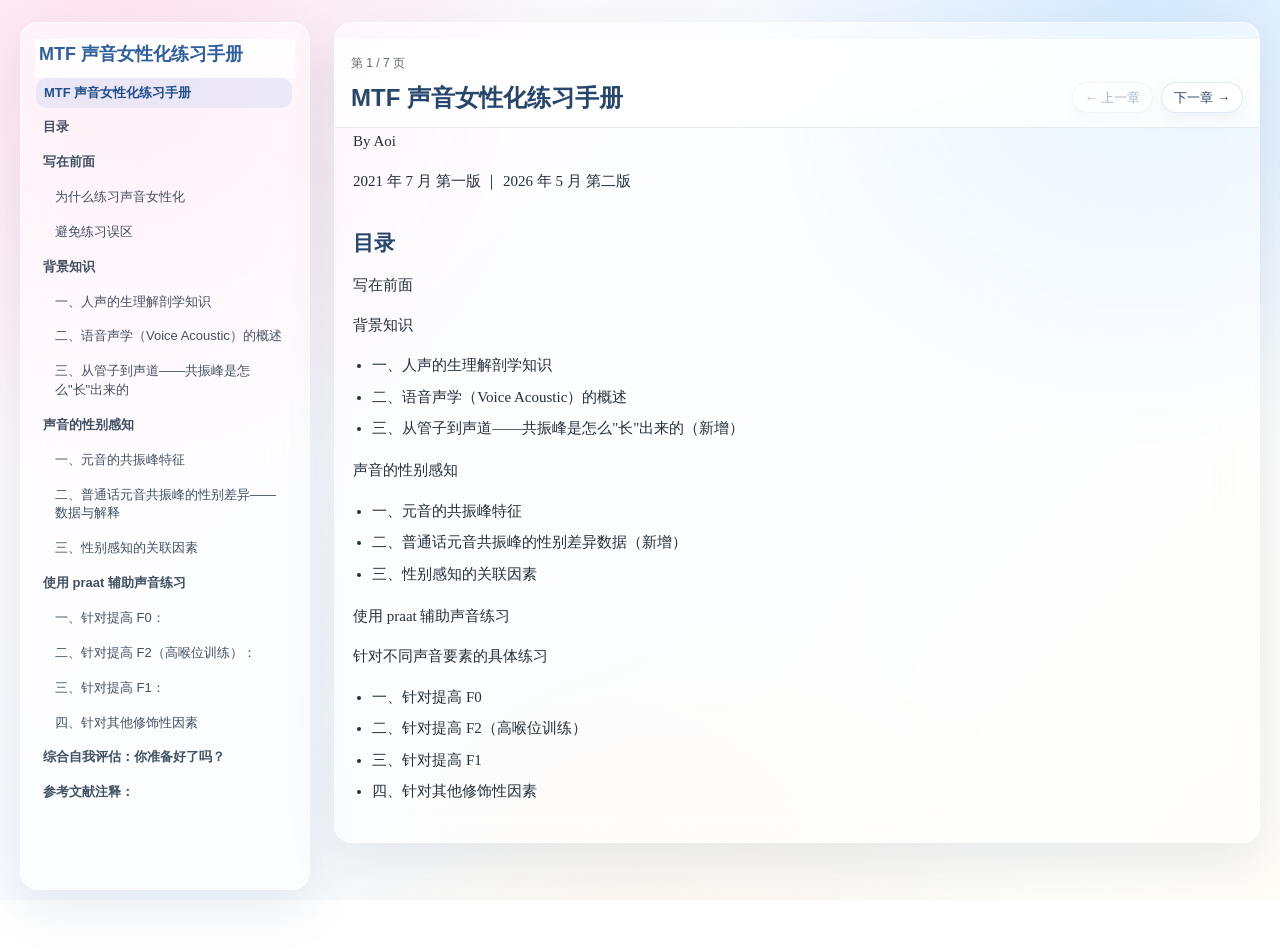
<file: downloads/voice.starbow.top/source/public/manual/index.html>
<!doctype html><html lang="zh-CN"><head><meta charset="utf-8"><meta name="viewport" content="width=device-width, initial-scale=1"><title>MTF 声音女性化练习手册｜改进版</title><style>
:root{--bg:#fff8fb;--bg-2:#f7fbff;--bg-3:#fffdf7;--paper:rgba(255,255,255,.54);--ink:#24303a;--muted:#5f6670;--line:rgba(117,140,167,.22);--accent:#5f8fdc;--accent-2:#d86f9b;--shadow:0 18px 50px rgba(76,98,130,.12)}*{box-sizing:border-box}html{scroll-behavior:smooth}body{margin:0;color:var(--ink);background:linear-gradient(135deg,var(--bg) 0%,var(--bg-2) 50%,var(--bg-3) 100%);background-attachment:fixed;font-family:"Noto Serif SC","Source Han Serif SC","Songti SC",serif;line-height:1.76;letter-spacing:0}body:before{content:"";position:fixed;inset:0;background:radial-gradient(circle at 10% 8%,rgba(255,196,221,.42),transparent 26rem),radial-gradient(circle at 90% 4%,rgba(176,214,255,.48),transparent 25rem),radial-gradient(circle at 50% 105%,rgba(255,241,224,.38),transparent 24rem);pointer-events:none;z-index:-1}a{color:var(--accent);text-decoration-thickness:1px;text-underline-offset:3px}.page{display:grid;grid-template-columns:minmax(250px,290px) minmax(0,1fr);gap:24px;max-width:1440px;margin:0 auto;padding:22px 20px 60px}.sidebar{position:sticky;top:16px;align-self:start;height:calc(100vh - 32px);display:flex;flex-direction:column;padding:16px 14px 14px;border:1px solid rgba(255,255,255,.55);border-radius:18px;background:var(--paper);backdrop-filter:blur(18px) saturate(140%);-webkit-backdrop-filter:blur(18px) saturate(140%);box-shadow:var(--shadow);overflow:hidden}.brand{position:sticky;top:0;z-index:2;padding:4px 4px 12px;font-family:"Microsoft YaHei","PingFang SC",sans-serif;font-size:18px;font-weight:700;line-height:1.25;color:#2f5f9f;background:linear-gradient(180deg,rgba(255,255,255,.92) 0%,rgba(255,255,255,.72) 100%)}.toc{display:flex;flex-direction:column;gap:4px;overflow:auto;padding-right:4px;font-family:"Microsoft YaHei","PingFang SC",sans-serif;font-size:13px;line-height:1.45}.toc a{display:block;padding:6px 8px;border-radius:10px;color:#415162;text-decoration:none;transition:background .15s ease,color .15s ease,transform .15s ease}.toc a:hover,.toc a.is-active{background:rgba(95,143,220,.12);color:#1f4f8c;transform:translateX(1px)}.toc-level-2{padding-left:20px!important}.toc-level-3{padding-left:34px!important;font-size:12px}.toc-level-1{font-weight:700}.chapter{display:none;margin:0;border:1px solid rgba(255,255,255,.58);border-radius:18px;background:var(--paper);backdrop-filter:blur(18px) saturate(140%);-webkit-backdrop-filter:blur(18px) saturate(140%);box-shadow:var(--shadow);overflow:hidden;scroll-margin-top:20px}.chapter.is-active{display:block}.chapter-head{position:sticky;top:16px;z-index:5;padding:14px 16px 13px;border-bottom:1px solid rgba(117,140,167,.16);background:linear-gradient(180deg,rgba(255,255,255,.82) 0%,rgba(255,255,255,.64) 100%);backdrop-filter:blur(18px) saturate(150%);-webkit-backdrop-filter:blur(18px) saturate(150%)}.chapter-meta{margin-bottom:8px;font-family:"Microsoft YaHei","PingFang SC",sans-serif;font-size:12px;color:var(--muted)}.chapter-row{display:flex;align-items:flex-start;justify-content:space-between;gap:14px}.chapter-title{margin:0;font-family:"Microsoft YaHei","PingFang SC",sans-serif;font-size:24px;line-height:1.32;color:#27466d;letter-spacing:0}.chapter-nav{display:flex;gap:8px;flex-wrap:wrap;justify-content:flex-end;flex:0 0 auto}.nav-btn{display:inline-flex;align-items:center;gap:6px;padding:8px 12px;border:1px solid rgba(95,143,220,.2);border-radius:999px;background:rgba(255,255,255,.72);color:#27466d;text-decoration:none;font-family:"Microsoft YaHei","PingFang SC",sans-serif;font-size:13px;line-height:1;box-shadow:0 6px 16px rgba(88,110,143,.08)}.nav-btn:hover{background:rgba(95,143,220,.12)}.nav-btn.is-disabled{opacity:.4;cursor:not-allowed}.chapter-body{padding:16px 18px 22px}.chapter-body h1,.chapter-body h2,.chapter-body h3,.chapter-body h4{font-family:"Microsoft YaHei","PingFang SC",sans-serif;line-height:1.38;letter-spacing:0;color:#27466d;scroll-margin-top:98px}.chapter-body h1{font-size:21px;margin:34px 0 14px}.chapter-body h2{font-size:18px;margin:28px 0 12px;color:#3f637f}.chapter-body h3{font-size:16px;margin:22px 0 10px;color:#4c708b}.chapter-body h4{font-size:15px;margin:18px 0 10px;color:#7c5874}p{margin:0 0 14px;font-size:15px}strong{color:#21384f;font-weight:700}code{font-family:"Cascadia Mono","Consolas",monospace;background:rgba(95,143,220,.12);padding:1px 5px;border-radius:4px;font-size:.92em}ul{margin:0 0 16px 1.2rem;padding:0}li{margin:5px 0;font-size:15px}hr{border:0;height:1px;background:linear-gradient(90deg,transparent,rgba(117,140,167,.3),transparent);margin:28px 0}.callout{margin:20px 0;padding:16px 18px;border-left:4px solid var(--accent);background:linear-gradient(90deg,rgba(95,143,220,.08),rgba(216,111,155,.06));border-radius:14px;font-family:"Microsoft YaHei","PingFang SC",sans-serif}.callout p{font-size:14px;margin-bottom:10px}.callout ul{margin-bottom:0}.table-wrap{overflow-x:auto;margin:20px 0;border:1px solid rgba(117,140,167,.16);border-radius:14px;background:rgba(255,255,255,.7)}table{width:100%;border-collapse:collapse;min-width:620px;font-family:"Microsoft YaHei","PingFang SC",sans-serif;font-size:14px;line-height:1.6}th,td{padding:10px 12px;border-bottom:1px solid rgba(117,140,167,.16);border-right:1px solid rgba(117,140,167,.16);vertical-align:top}th{background:rgba(95,143,220,.12);color:#254769;font-weight:700;white-space:nowrap}tr:last-child td{border-bottom:0}td:last-child,th:last-child{border-right:0}.figure-grid,.figure-single{margin:18px 0 28px;display:grid;gap:14px}.figure-grid{grid-template-columns:repeat(auto-fit,minmax(220px,1fr))}figure{margin:0;border:1px solid rgba(117,140,167,.16);border-radius:14px;overflow:hidden;background:rgba(255,255,255,.76);box-shadow:0 10px 22px rgba(76,98,130,.08)}figure img{display:block;width:100%;max-height:560px;object-fit:contain;background:rgba(255,255,255,.92)}figcaption{padding:9px 11px;font-family:"Microsoft YaHei","PingFang SC",sans-serif;font-size:12px;color:var(--muted);border-top:1px solid rgba(117,140,167,.12);background:rgba(255,255,255,.7)}@media(max-width:980px){.page{grid-template-columns:1fr;padding:12px}.sidebar{position:static;height:auto;max-height:none}.toc{max-height:40vh}.chapter-head{top:8px}.chapter-title{font-size:22px}.chapter-row{flex-direction:column;align-items:flex-start}.chapter-nav{justify-content:flex-start}}@media print{body{background:white}.page{display:block;padding:0;max-width:none}.sidebar{display:none}.chapter{display:block;break-inside:avoid;box-shadow:none;background:white}.chapter-head{position:static;background:white}.nav-btn{border:1px solid #ccc}}
</style></head><body><div class="page"><aside class="sidebar"><div class="brand">MTF 声音女性化练习手册</div><nav class="toc"><a class="toc-level-1" href="#sec-0-MTF20E5A3B0E99FB3E5A5B3E680A7E58C96E7BB83E4B9A0E">MTF 声音女性化练习手册</a>
<a class="toc-level-1" href="#sec-1-E79BAEE5BD95">目录</a>
<a class="toc-level-1" href="#sec-2-E58699E59CA8E5898DE99DA2">写在前面</a>
<a class="toc-level-2" href="#sec-3-E4B8BAE4BB80E4B988E7BB83E4B9A0E5A3B0E99FB3E5A5B3">为什么练习声音女性化</a>
<a class="toc-level-2" href="#sec-4-E981BFE5858DE7BB83E4B9A0E8AFAFE58CBA">避免练习误区</a>
<a class="toc-level-1" href="#sec-5-E8838CE699AFE79FA5E8AF86">背景知识</a>
<a class="toc-level-2" href="#sec-6-E4B880E38081E4BABAE5A3B0E79A84E7949FE79086E8A7A3">一、人声的生理解剖学知识</a>
<a class="toc-level-2" href="#sec-16-E4BA8CE38081E8AFADE99FB3E5A3B0E5ADA6EFBC88Voice2">二、语音声学（Voice Acoustic）的概述</a>
<a class="toc-level-2" href="#sec-21-E4B889E38081E4BB8EE7AEA1E5AD90E588B0E5A3B0E98193">三、从管子到声道——共振峰是怎么&quot;长&quot;出来的</a>
<a class="toc-level-1" href="#sec-29-E5A3B0E99FB3E79A84E680A7E588ABE6849FE79FA5">声音的性别感知</a>
<a class="toc-level-2" href="#sec-30-E4B880E38081E58583E99FB3E79A84E585B1E68CAFE5B3B0">一、元音的共振峰特征</a>
<a class="toc-level-2" href="#sec-31-E4BA8CE38081E699AEE9809AE8AF9DE58583E99FB3E585B1">二、普通话元音共振峰的性别差异——数据与解释</a>
<a class="toc-level-2" href="#sec-35-E4B889E38081E680A7E588ABE6849FE79FA5E79A84E585B3">三、性别感知的关联因素</a>
<a class="toc-level-1" href="#sec-41-E4BDBFE794A820praat20E8BE85E58AA9E5A3B0E99FB3E7B">使用 praat 辅助声音练习</a>
<a class="toc-level-2" href="#sec-42-E4B880E38081E99288E5AFB9E68F90E9AB9820F0EFBC9A">一、针对提高 F0：</a>
<a class="toc-level-2" href="#sec-46-E4BA8CE38081E99288E5AFB9E68F90E9AB9820F2EFBC88E9">二、针对提高 F2（高喉位训练）：</a>
<a class="toc-level-2" href="#sec-52-E4B889E38081E99288E5AFB9E68F90E9AB9820F1EFBC9A">三、针对提高 F1：</a>
<a class="toc-level-2" href="#sec-56-E59B9BE38081E99288E5AFB9E585B6E4BB96E4BFAEE9A5B0">四、针对其他修饰性因素</a>
<a class="toc-level-1" href="#sec-61-E7BBBCE59088E887AAE68891E8AF84E4BCB0EFBC9AE4BDA0">综合自我评估：你准备好了吗？</a>
<a class="toc-level-1" href="#sec-62-E58F82E88083E69687E78CAEE6B3A8E9878AEFBC9A">参考文献注释：</a></nav></aside><div class="article-shell"><article>
<section class="chapter" id="sec-0-MTF20E5A3B0E99FB3E5A5B3E680A7E58C96E7BB83E4B9A0E">
<header class="chapter-head">
<div class="chapter-meta">第 1 / 7 页</div>
<div class="chapter-row">
<h1 class="chapter-title">MTF 声音女性化练习手册</h1>
<div class="chapter-nav">
<span class="nav-btn is-disabled">← 上一章</span>
<a class="nav-btn" href="#sec-2-E58699E59CA8E5898DE99DA2">下一章 →</a>
</div>
</div>
</header>
<div class="chapter-body"><p>By Aoi</p>
<p>2021 年 7 月 第一版 ｜ 2026 年 5 月 第二版</p>
<h1 id="sec-1-E79BAEE5BD95">目录</h1>
<p>写在前面</p>
<p>背景知识</p>
<ul><li>一、人声的生理解剖学知识</li><li>二、语音声学（Voice Acoustic）的概述</li><li>三、从管子到声道——共振峰是怎么&quot;长&quot;出来的（新增）</li></ul>
<p>声音的性别感知</p>
<ul><li>一、元音的共振峰特征</li><li>二、普通话元音共振峰的性别差异数据（新增）</li><li>三、性别感知的关联因素</li></ul>
<p>使用 praat 辅助声音练习</p>
<p>针对不同声音要素的具体练习</p>
<ul><li>一、针对提高 F0</li><li>二、针对提高 F2（高喉位训练）</li><li>三、针对提高 F1</li><li>四、针对其他修饰性因素</li></ul></div>
</section>
<section class="chapter" id="sec-2-E58699E59CA8E5898DE99DA2">
<header class="chapter-head">
<div class="chapter-meta">第 2 / 7 页</div>
<div class="chapter-row">
<h1 class="chapter-title">写在前面</h1>
<div class="chapter-nav">
<a class="nav-btn" href="#sec-0-MTF20E5A3B0E99FB3E5A5B3E680A7E58C96E7BB83E4B9A0E">← 上一章</a>
<a class="nav-btn" href="#sec-5-E8838CE699AFE79FA5E8AF86">下一章 →</a>
</div>
</div>
</header>
<div class="chapter-body"><h2 id="sec-3-E4B8BAE4BB80E4B988E7BB83E4B9A0E5A3B0E99FB3E5A5B3">为什么练习声音女性化</h2>
<p>在开始所有的练习或讲解之前，有必要首先弄清楚一个问题：我们为什么要练习声音女性化？笔者认为，声音女性化并不是MTF的<strong>资格</strong>或<strong>义务</strong>。事实上，并不存在一种神秘的、本质的“女性声音”（这一点会随着我们之后的讲解逐渐明晰），而只是某一种类型的人声被经验地归纳为“女性性别特征”。归根结底，声音只是一个人在社会交往中使用的工具，一定程度的声音女性化有利于MTF被识别为女性、并因此更轻松地融入社会生活，实现自我认同与社会评价的一致性，改善社交水平，提高社会生活的质量。但这丝毫不意味着<strong>只有能发出女性性别特征的声音才能被承认为女性</strong>，这种观念不仅是对跨性别女性的排除，也是对大量发声特征偏离“女性性别特征”的顺性别女性的排除。</p>
<h2 id="sec-4-E981BFE5858DE7BB83E4B9A0E8AFAFE58CBA">避免练习误区</h2>
<p>MTF社群中已经有很多声音女性化的训练手册或视频等资料，但质量参差不齐，尤其是中文 MTF社群更是缺乏高质量的资料，很多MTF选择参考&quot;伪声&quot;等侧重娱乐性的教学视频作为练习的指导。这种教学视频存在很大问题，包括：</p>
<ul><li>理论基础陈旧或混乱，以声乐技巧为主</li><li>概念模糊且不科学，例如“胸腔共鸣”“咽腔共鸣””头腔共鸣““气泡音”等等</li><li>缺乏客观的练习进度对照标准</li><li>训练方式单一且严重依赖“悟性”</li></ul>
<p>事实上，声音女性化是完全可以用科学、准确的语言进行解释的。依赖于语音声学（Voice Acoustic）的知识，我们能够确定哪些声音特征具有性别区分的能力，以及这些声音特征与何种可以进行科学分析的音频数值有关，进而这些音频数值又与哪些生理的、解剖学上的人体结构有关。另一方面，依赖于声乐训练（Vocal Training）的既有技术，我们有很多方法可以练习控制和改变与发声有关的人体结构，达到声音女性化的目的。</p>
<p><strong>记住我们的两大基石：语音声学和声乐技术。</strong></p>
<p>了解了上面的知识，我们不难意识到：声音女性化的训练并不是靠天赋或者悟性之类玄而又玄的能力，它和其他所有知识学习一样，靠的是搭建语音声学的知识框架、使用声乐训练的方法勤加练习、再将练习的成果和知识相结合进行反思和分析。请千万不要忽略掉知识框架的搭建而直接进入练习，没有知识框架为你提供分析的工具和反思的参照，你的练习极有可能沦为盲目的挣扎，切记，切记。</p>
<p>另一方面，我们还要额外意识到另一个问题：<strong>为声音练习搭建知识框架≠把训练当作课业对待</strong></p>
<p>声音女性化是一种需要学习的知识，但学习绝不等同于学生时代那种沉重的、应试的严肃课业，如果你在声音女性化的练习过程中找不到快乐的感觉，那你将在这条路上走得非常艰难。声音女性化的练习过程更像是你小时候咿呀学语的体验、或者你小时候和同伴玩耍时模仿各种声音（学机器人说话、学动画角色说话、过家家扮演老太太——你一定经历过这些）的体验，你在练习声音女性化时需要找到的正是这种有趣的探索式的体验。</p>
<p>放轻松，记住，你的声音是你的孩提时光留给你的宝库，你要足够贪玩才能找到开启宝箱的方法，别怕出糗，别怕搞出各种愚蠢可笑的动静，别端着成熟的架子，<strong>像个孩子一样玩你的声音</strong>，你玩得越尽兴，得到的就越多。</p></div>
</section>
<section class="chapter" id="sec-5-E8838CE699AFE79FA5E8AF86">
<header class="chapter-head">
<div class="chapter-meta">第 3 / 7 页</div>
<div class="chapter-row">
<h1 class="chapter-title">背景知识</h1>
<div class="chapter-nav">
<a class="nav-btn" href="#sec-2-E58699E59CA8E5898DE99DA2">← 上一章</a>
<a class="nav-btn" href="#sec-29-E5A3B0E99FB3E79A84E680A7E588ABE6849FE79FA5">下一章 →</a>
</div>
</div>
</header>
<div class="chapter-body"><h2 id="sec-6-E4B880E38081E4BABAE5A3B0E79A84E7949FE79086E8A7A3">一、人声的生理解剖学知识</h2>
<h3 id="sec-7-1E38081E5A3B0E98193EFBC88vocal20tractEFBC89E79A8">1、声道（vocal tract）的结构：</h3>
<div class="figure-single"><figure><img loading="lazy" src="1.jpg" alt="声道结构"><figcaption>声道结构</figcaption></figure></div>
<p>声带（vocal folds）：声带是两片白色的人体组织，由韧带和牵引韧带的肌肉、包裹韧带的黏膜组成。人在呼吸时声带打开，发声时声带闭合，气流从肺部出发，经气管向上流向声带，冲击处在闭合状态的声带，引起声带振动，从而发出有振荡波形特征的声音。</p>
<p>想象一个电动气泵，泵就是你的肺，声门就是气泵的喷口，声带就相当于你在气泵的喷口悬挂一张小纸片尝试挡住它，当气泵喷气时，小纸片就会扑簌扑簌地响。</p>
<p>咽部（pharynx）：广义上是声门上方腔体结构的统称（包括鼻腔、口腔和喉咽部），狭义指下咽部即喉咽部，是会厌下方到声带上方的腔体，也是空气在声带形成振动后流经的第一个腔体。</p>
<p>会厌（epiglottis）：声带上方的一块软骨，是舌骨体的一部分，在呼吸和发声时，会厌翻起，使喉腔敞开，气流得以流出，在饮水和进食时，会厌翻下，遮住声带和气管，避免水和食物进入气管。会厌的翻起程度可以在一定程度上影响声音的音色。</p>
<p>喉部（larynx）：包含声带、甲状软骨、环状软骨在内的器官结构。</p>
<p>软腭（velum 或 soft palate）：口腔上壁的后 1/3，也是口腔和鼻腔之间的开口部，主要由肌、肌腱和黏膜构成，可以活动，放松状态下可以使口腔与鼻腔联通，闭合时可以起到关闭鼻腔的作用。</p>
<p>舌头（tongue）：分为舌尖、舌体和舌根，舌根通过会厌沟连接至会厌，舌尖和舌根都可以相对独立地活动，舌头在口腔内的前后、高低位置均能够改变声音的音色。</p>
<p>舌骨（hyoid bone）：是喉部上方的一个 U 形骨骼。舌骨从上方支撑喉部，其本身通过肌肉和肌腱附着在下颌骨上。舌骨和其附属肌肉的活动对于在吞咽和说话过程中提升喉部很重要。</p>
<p>甲状软骨或俗称喉结（thyroid cartilage）：是喉部前壁的主要部分，位于甲状腺上方，可以保护位于它后方的声带。当甲状软骨和环状软骨的相对角度发生变化时，音高会随之变化。</p>
<p>环状软骨（cricoid cartilage）：喉部的下部由称为环状软骨的圆形软骨组成。这个软骨的形状像一个环，环的大部分在后面。环状软骨下方是气管环。</p>
<h3 id="sec-8-2E38081E4B88EE58F91E5A3B0E79BB8E585B3E79A84E8828">2、与发声相关的肌肉系统</h3>
<p>喉部的运动由两组肌肉控制，在喉部内负责移动声带和其他肌肉的肌肉称为喉内肌肉，喉部在颈部上的位置则由称为喉外肌群的另一组肌肉控制。</p>
<h4 id="sec-9-E59689E5A496E8828CE7BEA4E28094E28094E59689E983A8">喉外肌群——喉部的&quot;升降系统&quot;</h4>
<div class="figure-single"><figure><img loading="lazy" src="2.jpg" alt="喉外肌群"><figcaption>喉外肌群</figcaption></figure></div>
<p>喉外肌群，又称舌骨的上下肌群，从舌骨体的位置区分，在舌骨体上方的几个肌肉称为舌骨上肌群，在下方的称为舌骨下肌群。</p>
<p>但这里有一个非常重要的知识点，很多教程都讲错了或者过度简化了：<strong>喉结（甲状软骨）的抬升不是单一肌群的功劳，而是一个精密的三步联动过程。</strong></p>
<p>想象你的颈部有三个关键节点，从上到下依次是：</p>
<ul><li><strong>锚点A</strong>：颅底和下颌骨（坚硬的固定基座）</li><li><strong>中转站B</strong>：舌骨（颈部唯一不与其他骨头直接相连的&quot;悬浮骨&quot;）</li><li><strong>载荷C</strong>：甲状软骨/喉结（包含声带的&quot;声源舱&quot;，通过甲状舌骨膜挂在舌骨下方）</li></ul>
<p><strong>三步提喉的真实机制：</strong></p>
<p><strong>第一步——&quot;拉高天花板&quot;：舌骨上肌群的锚定</strong></p>
<p>舌骨上肌群（包括下颌舌骨肌、颏舌骨肌、二腹肌前腹等）的收缩，以颅底和下颌骨为支点，把舌骨向上、向前强力拉起并固定住。注意：这些肌肉的止点在舌骨，不在喉结——它们并不直接拉动甲状软骨。</p>
<p><strong>第二步——&quot;收起吊绳&quot;：甲状舌骨肌的直接牵引</strong></p>
<p>这是最关键、也最容易被忽略的一步。甲状舌骨肌在传统解剖学上被归类为&quot;舌骨下肌群&quot;，听起来好像是拉低喉部的。但实际上，当舌骨被上肌群稳稳固定住之后，甲状舌骨肌收缩会直接把甲状软骨（喉结）向上拉向舌骨——就像做引体向上：单杠（舌骨）被固定在上面，你的手臂（甲状舌骨肌）用力收缩，把你的身体（喉结）拉向单杠。</p>
<p><strong>第三步——&quot;后方辅助&quot;：咽纵肌群的垂直提拉</strong></p>
<p>咽纵肌群（包含茎突咽肌、腭咽肌、咽鼓管咽肌）从颅底或软腭延伸下来，附着在甲状软骨的后缘。它们收缩时，在后方提供整体的垂直向上提拉力，辅助喉部整体上升。</p>
<p><strong>&quot;刹车系统&quot;：舌骨下肌群中的其他成员</strong></p>
<p>胸骨甲状肌、胸骨舌骨肌、肩胛舌骨肌等，它们的作用是把喉部往下拉。如果提喉时这些肌肉不放松，就会形成&quot;肌肉拔河&quot;，导致颈部剧烈疼痛而喉结纹丝不动。</p>
<aside class="callout"><p>💡 <strong>为什么很多人练声时脖子疼、下巴紧，但声音依然暗沉？</strong> 因为只死磕&quot;舌骨上肌群&quot;（拼命绷紧下巴底下的肌肉），而没有意识到真正缩短声道的核心动作是甲状舌骨肌把喉结拉向舌骨。如果甲状舌骨肌没有被有效激活，或者舌骨下肌群没有放松，光靠舌骨上肌群是不够的。</p></aside>
<h4 id="sec-10-E8888CE5A4B4E28094E28094E4B880E4B8AA22E8828CE882">舌头——一个&quot;肌肉水球&quot;</h4>
<p>舌头在生物力学上有一个很特别的身份：它是一个<strong>肌肉静水骨骼</strong>（muscular hydrostat）。什么意思呢？想象一个装满水的气球——你捏住一端，另一端就会鼓起来。舌头内部由不可压缩的水分和紧密交织的肌肉纤维构成，没有硬性骨骼支撑，它的总体积永远保持恒定。所以，对舌头在某一个方向的压缩，必然导致它在另一个方向的膨胀。</p>
<p>控制舌头的肌肉分为两大类：</p>
<p><strong>舌外肌（一端连骨头，一端插入舌体）——负责整体搬运舌头的位置：</strong></p>
<ul><li><strong>颏舌肌（Genioglossus）</strong>：最大最厚的舌外肌，从下颌骨内侧呈扇形向后上方辐射。它的后部肌束收缩时，把整个舌根连同舌体向前上方推举，使舌面贴近硬腭前部——这是发出 /i/、/e/ 等前元音的核心动力，也是推高 F2 的关键。</li><li><strong>舌骨舌肌（Hyoglossus）</strong>：从舌骨向上延伸插入舌体两侧。收缩时把舌体向下、向后拖拽，使舌根后压向咽腔——这是发低后元音（如 /a/）时的主力，但如果它不受控地紧张，就会把舌骨往下拽，破坏提喉动作（后面练习章节会详细讲）。</li><li><strong>茎突舌肌（Styloglossus）</strong>：从颅底颞骨的茎突向下前方走行进入舌体。收缩时把舌头向后上方牵引，使舌背在软腭下方隆起——是发 /u/、/o/ 等后高元音的主力。</li></ul>
<p><strong>舌内肌（起止点都在舌体内部）——负责精细雕刻舌面形状：</strong></p>
<ul><li><strong>上纵肌/下纵肌</strong>：沿舌体前后延伸，收缩时使舌体缩短，舌尖上卷或下弯</li><li><strong>横肌</strong>：收缩时使舌体变窄变厚，舌面向上隆起</li><li><strong>垂直肌</strong>：收缩时把舌体压扁变宽</li></ul>
<aside class="callout"><p>💡 <strong>为什么理解&quot;肌肉水球&quot;很重要？</strong> 因为在声音女性化训练中，你需要舌体前推（颏舌肌发力）的同时保持舌根放松（舌骨舌肌不紧张）。如果你不理解舌头的静水骨骼特性，就很容易在前推舌体时不自觉地让整个舌头变硬——这会导致舌根后缩，挤压咽腔，声音变闷。正确的做法是：让颏舌肌把舌体&quot;推&quot;向前方，同时允许舌头的后部像水球一样自然变薄、变松。</p></aside>
<h4 id="sec-11-E8888CE9AAA8E28094E28094E4B880E58887E79A8422E58D">舌骨——一切的&quot;十字路口&quot;</h4>
<p>舌骨是理解发声肌肉协作的关键枢纽。它悬浮在颈部，上方连着控制舌根的肌肉（舌骨舌肌），下方连着提喉的甲状舌骨肌。这意味着：</p>
<ul><li>如果舌根紧张（舌骨舌肌收缩），舌骨会被向下拽 → 甲状舌骨肌失去支点 → 喉结提不上去</li><li>如果舌骨被上肌群稳稳固定在高位，舌根放松 → 甲状舌骨肌才能有效工作 → 喉结顺利上提</li></ul>
<p>这就是为什么&quot;舌根放松&quot;和&quot;提喉&quot;在声音女性化中是一对必须同时解决的问题——它们通过舌骨这个物理桥梁紧密相连。</p>
<h4 id="sec-12-E59689E58685E8828CE88289">喉内肌肉</h4>
<div class="figure-single"><figure><img loading="lazy" src="3.jpg" alt="喉内肌肉"><figcaption>喉内肌肉</figcaption></figure></div>
<p>喉内肌作用于喉的各个组成部分。它们控制声门的形状（声带和杓状软骨之间的开口），以及声带的长度和张力。</p>
<p>甲杓肌（thyroarytenoid muscle）：又称为声带肌，是声带的肌肉层，负责放松声带韧带、缩短声带。</p>
<p>环杓侧肌（lateral cricoarytenoid muscle）：从环状软骨前部延伸到杓状软骨的肌肉，负责内收声带。</p>
<p>环杓后肌（posterior cricoarytenoid muscle）：又称为环杓副肌，一对从环状软骨后部延伸到杓状软骨的肌肉，负责打开声带。</p>
<p>杓间横肌（transverse arytenoids muscle）：负责连接两侧杓状软骨。</p>
<p>环甲肌（cricothyroid muscle）：连接环状软骨和甲状软骨前部。收缩时拉长并绷紧声带，使振动频率升高——这是提高音高（F0）的核心肌肉。</p>
<h4 id="sec-13-E59487E9A28CE7B3BBE7BB9FE28094E28094E5A3B0E99FB3">唇颌系统——声音的&quot;最终调音台&quot;</h4>
<p>口唇是声波辐射到外界的最终关口，它的形态对声音的高频特性影响巨大：</p>
<ul><li><strong>口轮匝肌</strong>：包绕口裂的环形肌肉，收缩时使嘴唇向前突出并收拢（圆唇），这会拉长声道、缩小出口，把共振峰频率往下拽</li><li><strong>展唇肌群</strong>（笑肌、颊肌）：与口轮匝肌互为拮抗，收缩时把嘴角向两侧拉开（展唇），缩短声道等效长度，让共振峰频率上升——这就是&quot;微笑发声法&quot;能让声音变亮的原理</li><li><strong>咬肌与颞肌</strong>：强大的闭口肌。很多男性习惯在咬肌紧张的状态下讲话，导致口腔无法有效张开，F1偏低。放松咬肌、让下颌自然下沉，是提高 F1 的前提</li></ul>
<h3 id="sec-14-E5A48DE4B9A0E997AEE9A298EFBC9A">复习问题：</h3>
<p>1、声音从肺部产生后经过哪些位置？<br>2、喉结和声带分别在什么位置？<br>3、提喉的三步联动机制是什么？各步骤分别由哪些肌肉负责？<br>4、舌骨在发声系统中扮演什么角色？为什么说它是&quot;十字路口&quot;？<br>5、舌根紧张为什么会影响提喉？</p>
<h3 id="sec-15-E5B09DE8AF95EFBC9A">尝试：</h3>
<p>1、咽一下口水，摸一摸下颌骨舌肌的位置，感觉到它绷紧了吗？再摸摸喉结，感受它向上移动然后落回原位的过程。<br>2、环住脖子，用力作出愤怒的表情，感觉到舌骨下肌群的运动了吗？<br>3、张开嘴，把舌头用力向前伸出，同时用手摸喉结——你能感受到喉结也跟着上移了吗？这就是颏舌肌前推舌体时带动舌骨上升的效果。</p>
<h2 id="sec-16-E4BA8CE38081E8AFADE99FB3E5A3B0E5ADA6EFBC88Voice2">二、语音声学（Voice Acoustic）的概述</h2>
<h3 id="sec-17-1E38081E6BA90-E6BBA4E6B3A2E599A8E79086E8AEBAEFBC">1、源-滤波器理论（Source-Filter Theory）</h3>
<p>源-滤波器模型是一种关于语音（人声）产生的理论，它认为从发声者口中向外发出的、具有复杂波形的声音，取决于两个部分：</p>
<p>1、源（Source）——声门的波形<br>2、滤波器（Filter）——声道（vocal tract）对源的波形施加的放大和减弱作用</p>
<p>或者简单地说：源产生初始声音，声道滤波器对其进行修改。</p>
<p>对源的进一步解释：</p>
<p>发出浊音时，声带会振动，空气以不同的宽度通过，从而产生声波。你可以试试将手指放在靠近喉部的位置上（比如喉结上），然后大声唱歌或说话，你会感觉到振动的存在。</p>
<p>浊音中产生的振动通常包含一组不同的频率（frequency），称为谐波，不同的频率有着不同的音量（amplitude），通常我们以横坐标表示频率高低，纵坐标表示特定频率对应的音量高低，以此绘制一个声音的频谱图。</p>
<p>对滤波器的进一步解释：</p>
<p>源产生的声音波形由滤波器改变，舌头的位置和嘴巴张开的形状会造成不同的频率改变，因此发出的声音会有所不同。你可以尝试以恒定的音高和音量唱出一个持续的音符（比如大声发出啊的声音），在持续发音的过程中改变你嘴巴的开闭程度和舌头的上下前后位置，你会发现你发出了其他元音或音素的声音。比如张嘴发出&quot;啊&quot;声，然后慢慢把唇形变小变圆，你会发现你的声音变成了&quot;欧&quot;。</p>
<p>软腭的位置也会造成滤波器的改变。你可以尝试分别发出&quot;嗯&quot;和&quot;啊&quot;这两个声音，然后尝试用手指捏住鼻子张开嘴，然后松开鼻子捏住嘴，你会发现软腭有连通口腔和鼻腔的作用，也会意识到鼻腔的状态也可以影响和改变声音。</p>
<p>虽然源滤波器理论是对语音（人声）的一个很好的近似解释，但我们必须记住这个理论只是一个近似。语音产生的实际过程是非线性和时变的，源和滤波器之间也不是纯粹的单向关系，而是存在复杂的交互作用。当需要从严格意义上讨论语音问题时，这一理论往往是不充足的。然而，这个理论在大部分情况都能给出合理的近似，因此，许多语音技术都基于这个理论。</p>
<aside class="callout"><p>💡 <strong>源和滤波器之间的&quot;悄悄话&quot;——非线性耦合</strong></p><p>上面说源和滤波器&quot;不是纯粹的单向关系&quot;，这到底是什么意思？打个比方：经典理论把声带想象成一个独立的蜂鸣器，声道想象成一根被动的管子——蜂鸣器发声，管子只负责改变音色，两者互不干扰。但实际上，管子会&quot;回推&quot;蜂鸣器。</p><p>具体来说：当声带振动产生的某个谐波频率恰好落在共振峰频率的左侧（略低于共振峰）时，声道对声门气流产生一种叫做&quot;惰性抗&quot;（inertive reactance）的效应——它在声门打开时帮忙&quot;吸&quot;出空气，在声门即将关闭时又帮忙&quot;推&quot;一把。这种推拉效应让声带振动变得更轻松、更高效，发声者能用更少的力气发出更明亮、更有穿透力的声音。</p><p>反过来，如果谐波频率跨过了共振峰、落到右侧，声道就会&quot;阻碍&quot;声带振动，你会感到声音被卡住，甚至突然破音。</p><p><strong>这对声音女性化意味着什么？</strong> 当你用较高的音高（高 F0）发声时，如果声道形状不配合，高频谐波很容易和共振峰发生&quot;坏的&quot;耦合，导致声音不稳定或者声带疲劳。解决方法是通过适度收窄会厌上方的管径（声乐上叫 Twang 或咽音技巧），增加整个声管的惰性抗，让高音区的声带振动获得&quot;气动缓冲&quot;——这就是为什么 Twang 能让高喉位发声更省力、更健康的物理原因。我们在后面的练习章节会再提到它。</p></aside>
<p>在进一步学习前，我们还需要强化理解两个语音声学中描述声音特性的常用概念：1、音量（amplitude），声波的振动幅度，也代表着被听到的声音的大小；2、频率（frequency），声波的振动速度，频率越高，振动越快，声音听起来越尖锐，频率越低，振动越慢，声音听起来越低沉，人耳能听到的声音频率范围在 20-20000Hz之间。回忆一下中学的物理课，你应该能记起这些概念。</p>
<p>有了上面这些知识，现在我们就可以来实践一下源-滤波器理论：</p>
<p>声道处在某个自然状态时，给声道滤波器施加频率由高到低连续的源声波，滤波器的响应（即声道发出的声音）频谱图如下：</p>
<p>（频谱图：横坐标频率 0-5000Hz，纵坐标响应幅度，在约 500Hz、1500Hz、2500Hz 处出现峰值）</p>
<div class="figure-single"><figure><img loading="lazy" src="mineru_output/MTF声音女性化手册/images/3820ff723899c941b6f71e0dcd3c651dceb7252796348343263dde2441eb8b97.jpg" alt="滤波器频率响应示意：约 500Hz、1500Hz、2500Hz 处出现峰值"><figcaption>滤波器频率响应示意：约 500Hz、1500Hz、2500Hz 处出现峰值</figcaption></figure></div>
<p>记得我们上面说的谐波吗？真实的声带发出的源声波（谐波）是这样的（不是连续的，而是若干组特定的频率）：</p>
<p>（谐波图：从 100Hz 开始，每隔 100Hz 一根竖条，幅度随频率升高而递减）</p>
<div class="figure-single"><figure><img loading="lazy" src="mineru_output/MTF声音女性化手册/images/1702aeefce499f8aac4fa34321edbe5487688a6ee764b08b66d4f17596af95e8.jpg" alt="声带声源的谐波序列示意"><figcaption>声带声源的谐波序列示意</figcaption></figure></div>
<p>还记得我们的源-滤波器理论吗？没错，将上面两幅图（滤波器的响应和源声波）结合起来，我们就得到了一个真实的人声频谱图：</p>
<p>（人声频谱图：谐波竖条的包络呈现出在 500Hz、1500Hz、2500Hz 处的峰值形状）</p>
<div class="figure-single"><figure><img loading="lazy" src="mineru_output/MTF声音女性化手册/images/98fe24a93ddfdb56738d9fbea431cbf6b1bbc08d8ad47892947487f515225eec.jpg" alt="源与滤波器叠加后形成的人声频谱包络"><figcaption>源与滤波器叠加后形成的人声频谱包络</figcaption></figure></div>
<p>当你用相同的音高说不同的元音时，谐波将保持相同的距离（即频率的数量不变，也就意味着竖条的间距不变），但最高点会在不同的频率上（不同的左右位置）。</p>
<p>当你用不同的音高说同一个元音时，最高点的频率（左右位置）和频谱的整体形状保持不变，但谐波的间隔会不同（即频率的数量增减，也就是竖条变多或变少）。</p>
<p>看，你现在可以读懂这些频谱图了。你一定想知道这些最高点的左右位置和频谱的形状到底意味着什么，这就是我们下面要讲到的共振和共振峰。</p>
<h3 id="sec-18-2E38081E585B1E68CAFE4B88EE585B1E68CAFE5B3B0">2、共振与共振峰</h3>
<p>共振：</p>
<p>每个物体都有它们固有的振动频率。如果你试图以不同的频率振动它，振动将被抑制并最终消失。如果你以它固有的频率振动它，振动将得到加强，并产生共振（Resonance）。</p>
<p>共振的一些例子：</p>
<p>拿着跳绳一端周期性上下抖动时在绳上产生的驻波</p>
<p>对着一个半满的啤酒瓶瓶口吹气，你会听到一个恒定的音符</p>
<p>小提琴响板上的振动</p>
<p>当你恰到好处地推动秋千时，秋千会荡得更高</p>
<p>如果你试图让一个物体以固有共振频率的两倍去振动，效果不会很好。如果你试图让它以固有共振频率的三倍去振动，它将再次产生共振——尽管没有较低的共振频率振动得那么强。这种情况会重复出现——最低共振频率的每一个奇数倍都是一个有效的共振频率。</p>
<p>对于一个 17厘米长的半开管状乐器（这是成年男性声道的典型长度），它的共振频率是 500赫兹、1500赫兹、2500赫兹、3500赫兹，以此类推。</p>
<p>还记得上一节最后的频谱图吗？不妨回看一下，你会发现频谱图上的几个最高点恰好处在 500Hz、1500Hz、2500Hz 的位置，所以你会发现，人声和管状乐器发出的声音类似，也同样是一种共振的声波。</p>
<p>在语音声学中，我们将人声发声过程中在声道中出现的每次共振按照产生共振频率的高低，排列为 R1、R2、R3……Ri。记住这个概念，我们下面还会用到。</p>
<p>共振峰：</p>
<p>我们刚刚提到了频谱图的最高点，这些最高点就被称为共振峰（formant），共振峰在语音声学上的严谨定义比较难懂，如果愿意了解，可以看下面的内容：</p>
<p>James Jeans (1938)用共振峰来表示通过共振增强的音符谐波的集合。</p>
<p>Gunnar Fant (1960)给出的定义：&quot;声谱的谱峰 | P ( f )| 被称为共振峰&quot;。</p>
<p>Benade (1976)给出的定义：&quot;在频谱包络中观察到的峰值称为共振峰&quot;。</p>
<p>简单地理解，共振峰就是频率响应曲线中的每个凸起，也就是声音的所有频率中若干个音量最大的共振频率。它们通常被称为 F1、F2、F3 等。</p>
<p>通过上面的分析你会发现，一个人声是具有多个共振峰的。我们将这些共振峰的频率由低到高称为 F1、F2、F3、……Fi。还记得我们上面刚刚说过的 R1、R2、R3……Ri 吗？没错，这两者是一一对应的关系，一次共振（Ri），就对应一个共振峰频率（Fi），大部分情况下，我们用 F1——Fi表达具体的某个共振峰频率，而较少使用R1——Ri，但很多文献和资料中也会将两者混合使用，我们只需要知道这两者的含义是大致相同的即可。</p>
<p>在前面那类频谱图（横坐标是频率，纵坐标是音量）中识别共振峰是容易的（波形的极大值点），但下面我们要介绍另一种更加复杂但也更常用的频谱图，它的横坐标是时间，纵坐标是频率，而音量采用颜色深浅来表示，颜色深表示音量大，颜色浅表示音量小。</p>
<p>或者更直白地说，就是将前面那类频谱图压扁成一条线，原先的高点涂黑，原先的低点涂白，然后旋转变成一条竖线，这条竖线就是一个时间点上特定的频谱，将所有竖线从左至右排列，就得到了时变的频谱图。这类频谱图称为时变频谱图（时频图）。</p>
<div class="figure-single"><figure><img loading="lazy" src="mineru_output/MTF声音女性化手册/images/e6caba5d30095e6418a3ea5a52d6d6b1c2da9dbfe699ee007538d2dc238b3468.jpg" alt="Praat 时频图：横轴为时间，纵轴为频率，颜色深浅表示能量"><figcaption>Praat 时频图：横轴为时间，纵轴为频率，颜色深浅表示能量</figcaption></figure></div>
<p>我们把颜色最深的点（也就是非时变频谱图上的最高点）标出，就得到了共振峰曲线（红点），由下（低频）至上（高频）依次是 F1、F2、F3、F4、F5。</p>
<div class="figure-single"><figure><img loading="lazy" src="mineru_output/MTF声音女性化手册/images/5d443775094c569de93ed9667b5c253e3753dd1bc1871dc9504563e133d8a9bb.jpg" alt="时频图上的共振峰追踪点"><figcaption>时频图上的共振峰追踪点</figcaption></figure></div>
<p>另外一个值得关注的问题是，你会发现时频图呈现出一道一道的竖条，而当你用更高的声音发音时，这些竖条的间隔变得更窄了。</p>
<div class="figure-single"><figure><img loading="lazy" src="mineru_output/MTF声音女性化手册/images/b68aa2731748aca3edc84a91a7135e82d2864d58789245088818c673351f78d8.jpg" alt="较高 F0 下的时频图：竖条间隔发生变化"><figcaption>较高 F0 下的时频图：竖条间隔发生变化</figcaption></figure></div>
<p>声音高时，波形更密集，声音低时，波形更稀疏，这种总体的声音频率高低，我们称为基准频率或基频（Base Frequency），写作 F0。但 F0 本身并不是一个单独的共振峰频率，这种写法只是为了方便记述。正如上面两图所示，虽然 F0从 140Hz 提高到了240Hz，但时频图的明暗分布、共振峰曲线的位置（也就是共振峰频率值）和数量，都并没有发生明显的变化，也就是说，F0的高低并不影响一个声音本身的共振峰特性。</p>
<p>另外，大部分声乐理论中有音高（Pitch）的概念，它和语音声学理论中的 F0基频是等价的，我们在后面可能同时使用这两种概念，请牢记它们的关系。</p>
<p>不管从非时变频谱图中，还是从时变的频谱图中，我们都可以按照一定规律找到声音的基频和共振峰。请记住，共振峰 Fi 是我们分析声音特征的核心工具。我们随后就要初步探究它。但现在，让我们回顾一下这一节的知识：</p>
<h3 id="sec-19-E5A48DE4B9A0E997AEE9A298EFBC9A">复习问题：</h3>
<p>1、声音的源是什么？滤波器对应的是什么结构？<br>2、当横坐标是频率，纵坐标是音量时，如何找到一个声音的共振峰？<br>3、当横坐标是时间，纵坐标是频率时，如何找到一个声音的共振峰？<br>4、基频和音高的关系是什么？<br>5、源和滤波器之间的非线性耦合是什么？它对高喉位发声有什么意义？</p>
<h3 id="sec-20-E5B09DE8AF95EFBC9A">尝试：</h3>
<p>1、微张开嘴，尝试发出一点声音，让声带振动起来<br>2、保持持续发音，捏捏你的鼻子，随意动动你的舌头，听到你的声音在变化吗？你发现滤波器的工作方式了吗？</p>
<h2 id="sec-21-E4B889E38081E4BB8EE7AEA1E5AD90E588B0E5A3B0E98193">三、从管子到声道——共振峰是怎么&quot;长&quot;出来的</h2>
<p>上一节我们知道了共振峰是什么（频谱上的能量峰值），也知道了声道像一根管子一样产生共振。但你可能还有一个疑问：<strong>为什么动动舌头、抬抬喉结，共振峰就会变？</strong> 这背后的物理直觉其实并不复杂。</p>
<div class="figure-single"><figure><img loading="lazy" src="示意图.jpg" alt="手绘示意：从声道形态理解共振峰变化"><figcaption>手绘示意：从声道形态理解共振峰变化</figcaption></figure></div>
<h3 id="sec-22-E6B0B4E7AEA1E68D8FE68981E79A84E6AF94E596BBE28094">水管捏扁的比喻——扰动理论</h3>
<p>想象你手里拿着一根花园浇水用的软管，水在里面流动。如果你在管子的某个位置用手捏扁它，水流的行为就会改变——捏的位置不同，效果也不同。</p>
<p>声道里的空气振动也是类似的道理。声学上有一个叫做&quot;扰动理论&quot;（perturbation theory）的框架，它的核心思想很简单：</p>
<aside class="callout"><p><strong>在声道的某个位置收窄（比如舌头靠近上腭），如果那个位置恰好是某个共振模式的&quot;速度波腹&quot;（空气分子振动最剧烈的地方），那个共振峰的频率就会降低。如果收窄的位置是&quot;压力波腹&quot;（空气压力变化最大的地方），共振峰频率就会升高。</strong></p></aside>
<p>听起来有点抽象？我们用具体例子来感受：</p>
<h3 id="sec-23-F1E28094E2809422E5BC80E58FA3E5BAA6E585B1E68CAFE5">F1——&quot;开口度共振峰&quot;</h3>
<p>F1 的驻波模式有一个特点：它的压力波腹在声门附近（管子的封闭端），速度波腹在嘴唇附近（管子的开放端）。</p>
<ul><li>当你<strong>张大嘴</strong>（口腔前端扩张）：扩张发生在速度波腹处 → F1 升高</li><li>当你<strong>闭紧嘴、舌面抬高</strong>（口腔前端收窄）：收窄发生在速度波腹处 → F1 降低</li></ul>
<p>所以 F1 和&quot;嘴巴张开程度&quot;（或者说舌面高度的反面）直接挂钩：嘴越开、舌越低 → F1 越高。这就是为什么 /a/（啊）的 F1 很高（嘴大张），而 /i/（衣）的 F1 很低（嘴几乎闭合）。</p>
<h3 id="sec-24-F2E28094E2809422E5898DE5908EE4BD8DE585B1E68CAFE5">F2——&quot;前后位共振峰&quot;</h3>
<p>F2 的驻波模式更复杂一些，但有一个关键特征：它的压力波腹大约在口腔前部（硬腭前段附近）。</p>
<ul><li>当你<strong>舌头前伸</strong>，舌面贴近硬腭前部：收窄发生在压力波腹处 → F2 升高</li><li>当你<strong>舌头后缩</strong>，舌根靠近咽壁：收窄远离了 F2 的压力波腹 → F2 降低</li></ul>
<p>所以 F2 和&quot;舌位前后&quot;直接挂钩：舌越前 → F2 越高，声音越&quot;亮&quot;；舌越后 → F2 越低，声音越&quot;暗&quot;。</p>
<p>另外，<strong>喉位的高低对 F2 有全局性的影响</strong>：抬高喉结 = 从底部截短整个声道 = 所有共振峰都往上移，但 F2 受益最大。这就是为什么高喉位训练是声音女性化的重中之重。</p>
<h3 id="sec-25-F3E28094E2809422E59487E5BDA2E4B88EE8888CE5B096E5">F3——&quot;唇形与舌尖共振峰&quot;</h3>
<p>F3 对嘴唇的圆展和舌尖的卷曲特别敏感：</p>
<ul><li><strong>展唇</strong>（咧嘴微笑）→ 声道末端缩短 → F3 升高</li><li><strong>圆唇</strong>（噘嘴）→ 声道末端拉长 → F3 降低</li><li><strong>卷舌</strong>（舌尖向后卷起）→ 在舌尖后方形成一个小旁腔 → F3 急剧下降</li></ul>
<h3 id="sec-26-E68A8AE8A7A3E58996E5ADA6E5928CE5A3B0E5ADA6E8BF9E">把解剖学和声学连起来</h3>
<p>现在我们可以画一张清晰的对应关系图了：</p>
<div class="table-wrap"><table><thead><tr><th>你做的动作</th><th>声学效果</th><th>听感</th></tr></thead><tbody><tr><td>张大嘴、放低舌面</td><td>F1 升高</td><td>声音更&quot;开&quot;、更通透</td></tr><tr><td>舌体前推、贴近硬腭前部</td><td>F2 升高</td><td>声音更&quot;亮&quot;、更清脆</td></tr><tr><td>抬高喉结（缩短声道）</td><td>F2、F3 整体升高</td><td>声音从暗沉变明亮</td></tr><tr><td>展唇（微笑）</td><td>F2、F3 升高</td><td>声音更&quot;甜&quot;、更年轻</td></tr><tr><td>圆唇（噘嘴）</td><td>所有共振峰降低</td><td>声音更&quot;闷&quot;、更浑厚</td></tr><tr><td>舌根后缩</td><td>F2 降低</td><td>声音变暗、变&quot;男性化&quot;</td></tr></tbody></table></div>
<aside class="callout"><p>💡 <strong>关键洞察：声音女性化的本质，就是通过解剖学动作（高喉位 + 舌位前移 + 适当开口 + 展唇）系统性地把 F1、F2、F3 往高频方向推。</strong> 不是随便哪一个动作就够了，而是需要多个动作协同配合。这也是为什么单纯&quot;捏着嗓子说话&quot;听起来不自然——那只改变了一个维度。</p></aside>
<h3 id="sec-27-E5A48DE4B9A0E997AEE9A298EFBC9A">复习问题：</h3>
<p>1、扰动理论的核心思想是什么？<br>2、F1 主要受什么因素影响？F2 呢？<br>3、为什么抬高喉结能让声音变亮？从声学角度解释。<br>4、圆唇为什么会让声音变闷？</p>
<h3 id="sec-28-E5B09DE8AF95EFBC9A">尝试：</h3>
<p>1、保持音高不变，先发 /a/（啊），然后慢慢把舌头往前推、嘴型不变——听听声音是不是变&quot;亮&quot;了？这就是 F2 在升高。<br>2、保持发 /a/ 音，先用正常嘴型，然后慢慢咧开嘴微笑——听听高频是不是更清晰了？这就是展唇对 F3 的影响。<br>3、发一个持续的 /i/（衣）音，然后慢慢把嘴唇噘起来变成 /y/（鱼/ü）——你能听到声音变&quot;圆润&quot;了吗？这就是圆唇把共振峰往下拽的效果。</p></div>
</section>
<section class="chapter" id="sec-29-E5A3B0E99FB3E79A84E680A7E588ABE6849FE79FA5">
<header class="chapter-head">
<div class="chapter-meta">第 4 / 7 页</div>
<div class="chapter-row">
<h1 class="chapter-title">声音的性别感知</h1>
<div class="chapter-nav">
<a class="nav-btn" href="#sec-5-E8838CE699AFE79FA5E8AF86">← 上一章</a>
<a class="nav-btn" href="#sec-41-E4BDBFE794A820praat20E8BE85E58AA9E5A3B0E99FB3E7B">下一章 →</a>
</div>
</div>
</header>
<div class="chapter-body"><h2 id="sec-30-E4B880E38081E58583E99FB3E79A84E585B1E68CAFE5B3B0">一、元音的共振峰特征</h2>
<p>当我们发出一个单元音时（在汉语普通话里，通常是 a、o、e、i、u），我们的人声会产生多个共振峰。</p>
<p>元音的 F1 通常在 200 Hz到 800 Hz 之间，嘴型越小，F1越小，相反地，嘴巴张开会使 F1大幅增加。</p>
<div class="figure-single"><figure><img loading="lazy" src="mineru_output/MTF声音女性化手册/images/fe02ac75a9d66d77fd2df3059ade92cb38f8c1f763f2493f0a5f580906d862e6.jpg" alt="元音 /a/ 与 /u/ 的 F1 对比示例"><figcaption>元音 /a/ 与 /u/ 的 F1 对比示例</figcaption></figure></div>
<p>元音的 F2 典型值约为 800 至 2000 Hz。通过使嘴唇变圆或展开、升高或降低喉部，可以较大程度地改变 F2。</p>
<p>另外，根据发音时舌位的高低和前后，元音可以分为高元音、低元音、前元音和后元音。其中，F1的频率受舌位高度的影响：高 F1 = 低元音 = 低舌位，低 F1 = 高元音 = 高舌位。F2的频率则更多受舌位前后影响：高 F2 = 前元音 = 前舌位，低 F2 = 后元音 = 后舌位。</p>
<div class="figure-single"><figure><img loading="lazy" src="mineru_output/MTF声音女性化手册/images/3eb232567f407b90ee5e4d3d175f09f2f2a13d58100e71ebb57b52fe201f0575.jpg" alt="国际音标元音图：前后舌位与高低舌位"><figcaption>国际音标元音图：前后舌位与高低舌位</figcaption></figure></div>
<p>以实际的声音为例，前舌位发 a 音的 F2在1200Hz 左右，后舌位发 a音的 F2在 1000Hz 左右。</p>
<div class="figure-single"><figure><img loading="lazy" src="mineru_output/MTF声音女性化手册/images/765fffb9cdf051eadc3c9b52ee2e1f8553dd7f623cc0903c1595dc6c15f7e9a2.jpg" alt="前舌位与后舌位发 /a/ 时的 F2 差异"><figcaption>前舌位与后舌位发 /a/ 时的 F2 差异</figcaption></figure></div>
<p>F1 与 F2都受口腔大小、口型、舌位、喉位的影响，但总的来说，F1受嘴巴张开的影响最大，F2 则受舌根紧缩位置（即喉位）的影响最大。F3则与卷舌程度、圆唇和鼻音有关。</p>
<h2 id="sec-31-E4BA8CE38081E699AEE9809AE8AF9DE58583E99FB3E585B1">二、普通话元音共振峰的性别差异——数据与解释</h2>
<p>上面我们了解了共振峰和发声结构的关系，现在来看一个对声音女性化至关重要的问题：<strong>男性和女性发同一个元音时，共振峰到底差多少？为什么会差这么多？</strong></p>
<h3 id="sec-32-E695B0E68DAEEFBC9AE699AEE9809AE8AF9DE6A0B8E5BF83">数据：普通话核心元音的男女共振峰对比</h3>
<p>下表基于大量针对母语为汉语普通话的成年男女性说话者的声学研究数据：</p>
<div class="table-wrap"><table><thead><tr><th>元音</th><th>拼音示例</th><th>性别</th><th>F1 (Hz)</th><th>F2 (Hz)</th><th>F3 (Hz)</th></tr></thead><tbody><tr><td>/a/</td><td>啊、巴</td><td>男性</td><td>710-750</td><td>1200-1350</td><td>2400-2600</td></tr><tr><td></td><td></td><td>女性</td><td><strong>880-950</strong></td><td><strong>1400-1500</strong></td><td>2700-2900</td></tr><tr><td>/i/</td><td>衣、必</td><td>男性</td><td>300-360</td><td>1750-2150</td><td>2700-3100</td></tr><tr><td></td><td></td><td>女性</td><td>350-440</td><td><strong>2300-2750</strong></td><td>3100-3400</td></tr><tr><td>/u/</td><td>乌、不</td><td>男性</td><td>350-440</td><td>700-1000</td><td>2300-2500</td></tr><tr><td></td><td></td><td>女性</td><td>400-490</td><td>750-1100</td><td>2600-2800</td></tr><tr><td>/e/</td><td>额、背</td><td>男性</td><td>470-520</td><td>1100-1350</td><td>2400-2600</td></tr><tr><td></td><td></td><td>女性</td><td><strong>550-650</strong></td><td><strong>1300-1700</strong></td><td>2800-3100</td></tr><tr><td>/o/</td><td>哦、播</td><td>男性</td><td>400-450</td><td>680-850</td><td>2400-2700</td></tr><tr><td></td><td></td><td>女性</td><td>450-500</td><td>760-950</td><td>2300-2800</td></tr><tr><td>/y/ (ü)</td><td>鱼、女</td><td>男性</td><td>320-380</td><td>1600-1800</td><td>2200-2400</td></tr><tr><td></td><td></td><td>女性</td><td>350-420</td><td><strong>2000-2300</strong></td><td>2600-2900</td></tr></tbody></table></div>
<p>（表中加粗的数值表示性别差异特别显著的共振峰）</p>
<h3 id="sec-33-E8A7A3E8AFBBEFBC9AE4B88DE58FAAE698AF22E7AEA1E5AD">解读：不只是&quot;管子短15%&quot;那么简单</h3>
<p>你可能会想：女性声道平均比男性短约15%（女性约14cm，男性约17cm），所以共振峰整体高15%不就完了？</p>
<p><strong>事实远比这复杂。</strong> 仔细看上面的数据，你会发现几个有趣的规律：</p>
<p><strong>规律一：开口音 /a/ 的 F1 差异惊人地大</strong></p>
<p>女性发 /a/ 时 F1 平均超过 900Hz，男性只有约 730Hz——差了将近 25%，远超声道长度差异能解释的范围。这说明什么？女性在发开口音时，下颌的下拽幅度、口腔的开放程度，在绝对空间维度上都往往超过男性。简单说：<strong>女性发&quot;啊&quot;时嘴张得更大、舌面压得更低。</strong></p>
<p>而在高元音 /i/ 和 /u/ 中，F1 的性别差异就小得多（只差几十赫兹），因为这些音本来嘴就是闭着的，男女差别不大。</p>
<aside class="callout"><p>💡 <strong>训练启示：</strong> 对于开口音（/a/、/e/），你需要刻意打破男性的&quot;咬牙&quot;发音习惯，实施超常规的下颌放松与开口训练，才能把 F1 推到女性范围。</p></aside>
<p><strong>规律二：前元音 /i/ 和 /y/ 的 F2 差异极大</strong></p>
<p>女性的 /i/ 音 F2 高达 2300-2750Hz，男性只有 1750-2150Hz——差了数百赫兹！/y/（ü）也是类似的情况。这说明女性不仅仅是因为咽腔较短，更因为她们在发前元音时习惯将整个舌体更加激进地前推，使舌面最高点更贴近硬腭前部。</p>
<aside class="callout"><p>💡 <strong>训练启示：</strong> 要跨越前元音上的 F2 鸿沟，光靠抬喉结是不够的，还需要系统的舌位前移训练——让颏舌肌把舌体更用力地推向前方。</p></aside>
<p><strong>规律三：圆唇音 /u/、/o/ 的性别差异相对较小</strong></p>
<p>在 /u/ 和 /o/ 中，无论男女的 F2 都很低（低于 1100Hz）。这是因为圆唇的物理效应太强了——它同时增加声道长度并缩小出口面积，产生强大的频谱向下平移作用。即便你已经极力抬高了喉结，圆唇的低频抑制效应依然很容易把声音&quot;拉回&quot;男性的暗沉音色。</p>
<aside class="callout"><p>💡 <strong>训练启示：</strong> 发圆唇音时，女性通常会通过收缩唇部开口但不向前过度噘唇的方式来平衡——嘴唇向内包裹而不是向前突出。同时配合展唇肌群（笑肌）的轻微对抗张力，防止共振峰被拽得太低。</p></aside>
<h3 id="sec-34-E58583E99FB3E5A3B0E5ADA6E7A9BAE997B4EFBC88VSAEFB">元音声学空间（VSA）——一个整体性的视角</h3>
<p>如果我们把每个元音的 F1 和 F2 画在一个二维坐标系上（横轴 F2，纵轴 F1），所有元音的点连起来就形成一个多边形，这就是&quot;元音声学空间&quot;（Vowel Space Area, VSA）。</p>
<div class="figure-grid"><figure><img loading="lazy" src="mineru_output/MTF声音女性化手册/images/c95cf26bcdf3188881604011286d78e430b51295e55de32a56f362dda68d298e.jpg" alt="男性说话者元音空间示意"><figcaption>男性说话者元音空间示意</figcaption></figure><figure><img loading="lazy" src="mineru_output/MTF声音女性化手册/images/01ee88cdf6e1652d9b384fdb1d6dc7e1c5212bb9813fd5736b198eb5041d29c8.jpg" alt="女性说话者元音空间示意"><figcaption>女性说话者元音空间示意</figcaption></figure></div>
<p>研究发现：<strong>女性的 VSA 多边形面积显著大于男性。</strong></p>
<p>这意味着什么？女性在日常说话时，各个元音之间的区分度更高——/a/ 就是很开的 /a/，/i/ 就是很前的 /i/，每个音都发得更&quot;到位&quot;、更&quot;极致&quot;。而男性倾向于使用更&quot;含混&quot;、更趋向中央的发音方式，各个元音之间的差异没那么大。</p>
<p><strong>所以，声音女性化不仅仅是&quot;把共振峰往上移&quot;，更是从&quot;慵懒含混&quot;的发音模式转向&quot;精准清晰&quot;的发音模式。</strong> 你需要让每个元音都发得更饱满、更极致——嘴该张大时就大胆张大，舌该前推时就用力前推。</p>
<h2 id="sec-35-E4B889E38081E680A7E588ABE6849FE79FA5E79A84E585B3">三、性别感知的关联因素</h2>
<p>我们首先要谈到我们前面介绍过的一个概念，基频 F0，或者在声乐理论中被称为音高。有研究表明，在听众不知晓说话者性别的条件下，对其性别的识别是基于基频，即 F0 的，即使在共振峰频率特征与基频特征相反时仍然如此。</p>
<h3 id="sec-36-F0EFBC9AE5A3B0E99FB3E5A5B3E680A7E58C96E79A84E59F">F0：声音女性化的基石</h3>
<p>一般认为，男性说话声音的 F0 范围在 85-155Hz 之间，而女性说话声音的 F0范围在 165-255Hz 之间，看，非常巨大的差别。我们可以肯定地说，高的 F0 是声音被感知为女性的先决条件，也是<strong>声音女性化的基石</strong>。</p>
<h3 id="sec-37-F2EFBC9AE5A3B0E99FB3E5A5B3E680A7E58C96E79A84E987">F2：声音女性化的重要特征</h3>
<p>除了 F0 的重要作用，很多研究还得出了一个相对一致的结论，F2是各 Fi 共振峰中最能够区分性别特征的一个，部分可能的原因在于，F2 受喉位高低影响，而高喉位可以缩短声道长度，使原本较长的男性声道（平均为 16.9 cm）向更短的女性声道（平均为 14.1cm）靠拢。高 F2 的声音往往被听者认为是明亮的（bright），而低 F2 的声音被感知为暗沉（dark）。相对于 F0，我们可以把 F2 称为<strong>声音女性化的重要特征</strong>。</p>
<h3 id="sec-38-F1EFBC9AE5A3B0E99FB3E5A5B3E680A7E58C96E79A84E6AC">F1：声音女性化的次要特征</h3>
<p>至于 F1，或者说 R1，当下（尤其是国外）流行的一些声音女性化教程把 R1称为gender knob（性别旋钮），认为 R1 是声音女性化最重要的因素，笔者对此持保留意见。这类教程通常混淆了声学意义上的共振（resonance）和解剖学意义上声道腔体的区别，在这类教程中，R1被用来指代喉腔的腔体空间。但从语音声学的观点来看，受缩小喉腔空间、升高喉位等因素影响最大的是 R2 共振和其对应的 F2 共振峰。相反，R1共振和 F1 共振峰是受张嘴大小和舌位的影响。当然，F1共振峰仍然存在一些非常明显的性别感知上的区别，尤其是在开口程度较大的一些元音（如 æ、ʌ 、ə、 ɪ或相应的长元音）的发音上，F1特征体现了非常显著的性别差异，这可能是由于男性和女性发音时使用口型和舌位的习惯不同（正如我们在上面的数据中看到的，女性发开口音时下颌开度更大）。相对于 F0和 F2，我们可以把 F1 称为<strong>声音女性化的次要特征</strong>。</p>
<p>F0、F2、F1 共同构成了声音性别感知的主要因素。但除此之外，还有一些语音共振之外的因素也影响着声音的性别感知。比如一些研究指出，更多的声音调制（F0-SD，整个语音片段中 F0 的变化程度，或者说音调的起伏）是女性声音的典型特征，此外，更高的谐波噪声比 (HNR，意味着更重的呼吸声音)和更低的抖动值（Jitter，通常被感知为声音的&quot;粗糙&quot;程度）也都是女性声音相对于男性声音的区别，尤其是 HNR 代表的呼吸声音，有大量研究指出其对声音性别感知的重要性。</p>
<p>有了关于声音性别感知的知识，和对不同共振峰频率关联发声结构的了解，我们就可以真正开始声音女性化的练习了，但在这之前，我们还是要复习一遍这些重要的知识。</p>
<h3 id="sec-39-E5A48DE4B9A0E997AEE9A298EFBC9A">复习问题：</h3>
<p>1、F1 受哪些发声结构的影响？<br>2、F2 受哪些发声结构的影响？<br>3、哪个因素是声音女性化的先决条件？<br>4、哪个因素是声音女性化的重要特征？<br>5、还有哪些因素影响声音的性别感知？<br>6、女性的元音声学空间（VSA）和男性相比有什么特点？这对训练有什么启示？<br>7、为什么发 /a/ 音时的 F1 性别差异特别大？</p>
<h3 id="sec-40-E5B09DE8AF95EFBC9A">尝试：</h3>
<p>1、先发出 a（啊）音，然后慢慢把嘴撅起来，直到发音变成 u（呜），感受张口程度对声音的影响<br>2、依次发出 i（衣）、æ（诶）、a（啊），感受舌头的高低变化<br>3、依次发出 i（衣）、ə（呃）、o（哦），感受舌头的前后变化<br>4、把手掌放在嘴巴前面，哈一口气，然后发出 a（啊）音，感受手掌上气流的变化<br>5、试着用&quot;更夸张&quot;的方式发 /a/——下巴比平时多放下来一些，嘴张得更大——听听声音是不是更&quot;通透&quot;了？这就是在模仿女性更大的开口度。</p></div>
</section>
<section class="chapter" id="sec-41-E4BDBFE794A820praat20E8BE85E58AA9E5A3B0E99FB3E7B">
<header class="chapter-head">
<div class="chapter-meta">第 5 / 7 页</div>
<div class="chapter-row">
<h1 class="chapter-title">使用 praat 辅助声音练习</h1>
<div class="chapter-nav">
<a class="nav-btn" href="#sec-29-E5A3B0E99FB3E79A84E680A7E588ABE6849FE79FA5">← 上一章</a>
<a class="nav-btn" href="#sec-61-E7BBBCE59088E887AAE68891E8AF84E4BCB0EFBC9AE4BDA0">下一章 →</a>
</div>
</div>
</header>
<div class="chapter-body"><p>在开始练习之前，我建议先阅读这一部分。本节将简单介绍 praat 这款软件，你可以用这款软件直观地看到你所有声音的频谱（时频）图，分析你声音的音高、音量和共振峰特征，这会对你的练习起到很大帮助。这款软件的下载地址是：</p>
<p><a href="https://www.fon.hum.uva.nl/praat/" target="_blank" rel="noreferrer">https://www.fon.hum.uva.nl/praat/</a> 你可以根据你使用的操作系统选择合适的版本下载安装。</p>
<p>打开 praat，你可以使用 new/record mono sound 选项直接使用已经连接在电脑上的录音设备录制声音，或者也可以使用 open/read from file 选项打开电脑上储存的录音文件。</p>
<div class="figure-grid"><figure><img loading="lazy" src="mineru_output/MTF声音女性化手册/images/58662964c39d84f3950f80868233daf318945e7376c6d732d2312017f6043492.jpg" alt="Praat 录制声音入口"><figcaption>Praat 录制声音入口</figcaption></figure><figure><img loading="lazy" src="mineru_output/MTF声音女性化手册/images/d5fa7d482f0b6b6fb56ae0016c98b1938bee92c38dcc655c97dec1991fa3a488.jpg" alt="Praat 读取本地声音文件入口"><figcaption>Praat 读取本地声音文件入口</figcaption></figure></div>
<p>声音录制完成并保存（save to list）后，或打开录音文件后，你会看到右侧的菜单，我们一般使用 view&amp;edit 功能来查看频谱图。</p>
<div class="figure-single"><figure><img loading="lazy" src="mineru_output/MTF声音女性化手册/images/5001818d8b5dd4d6fcc00d5c107c3eace5497535632d7ea2918ba3c0533e1fb6.jpg" alt="Praat 对象窗口中的 View &amp; Edit"><figcaption>Praat 对象窗口中的 View &amp; Edit</figcaption></figure></div>
<p>打开后的频谱图中，我们可以依次打开 spectrum（频谱图）、pitch（音高）、intensity（音强，等价于音量）、formant（共振峰），选择 show xx 将这些选项全部显示出来，我们可以看到熟悉的时频图图像，左侧是共振的频率范围，右侧是音高范围，蓝线是音高曲线，黄线是音强/音量曲线，红色的点就是软件计算出的近似共振峰位置。有了这些信息，我们就能根据掌握的共振峰特征知识来分析我们的发声方式，找出声音的问题所在，并根据相应的练习方法进一步修正。</p>
<div class="figure-single"><figure><img loading="lazy" src="mineru_output/MTF声音女性化手册/images/cd3908d3d779faddd50590b372e6492b4c75856859608d1b4831a3c0d66bc690.jpg" alt="Praat 频谱、音高、音强与共振峰显示示例"><figcaption>Praat 频谱、音高、音强与共振峰显示示例</figcaption></figure></div>
<p>如果你的录音设备或录音环境噪音很大，建议更换更专业的录音设备，或者使用如 goldwave等音频编辑软件录音，使用软件中的降噪功能进行处理并保存，再通过 open/read from file 的打开方式导入 praat。</p>
<p>请注意，时频图中标示的音高曲线、音量曲线、共振峰点线等都是软件对声音信号进行分析后近似计算的结果，可能存在失准情况，如果出现严重违背常识的共振峰特征，可以尝试我们上面讲解过的观察明暗度的方式、结合每个共振峰的大致分布范围自行判断。</p>
<p>#针对不同声音要素的具体练习</p>
<h2 id="sec-42-E4B880E38081E99288E5AFB9E68F90E9AB9820F0EFBC9A">一、针对提高 F0：</h2>
<h3 id="sec-43-E69CBAE588B6E8AFB4E6988E">机制说明</h3>
<p>F0（基频/音高）由声带振动的频率决定。控制音高的核心肌肉是<strong>环甲肌</strong>——它连接环状软骨和甲状软骨前部，收缩时拉长并绷紧声带，就像拧紧吉他弦一样，使振动频率升高。</p>
<p>女性说话声音的 F0 范围在 165-255Hz，男性在 85-155Hz。提高 F0 是声音女性化的第一步，也是先决条件。</p>
<h3 id="sec-44-E7BB83E4B9A0E696B9E6B395">练习方法</h3>
<p>通常的练习方法：</p>
<p>爬音阶→找到转换点（breaking point，也就是你破音的点，或者如果你能区分真声和假声的话，是指你开始使用假声的点）→稍微降低一点，将其记录为你的女性声音基频，并保持此音高→尝试像机器人一样用恒定音高说话→尝试在此基频上音调起伏地正常说话</p>
<p>爬音阶时使用 praat 录音，观察共振峰图，可以看到蓝线呈阶梯状上升，这就是音高上升的过程。具有女性特征的音高通常在 180Hz 以上，你找到的合适音高一般也应在这个范围。</p>
<div class="figure-single"><figure><img loading="lazy" src="mineru_output/MTF声音女性化手册/images/f1f4e27a3a78fd82b5ab1ff48e3f7d59b93763adcbf0bc7eda31dd96b3516cb5.jpg" alt="从低音到高音的 F0 爬升示例"><figcaption>从低音到高音的 F0 爬升示例</figcaption></figure></div>
<p>记住，我们之后的大部分练习，如果没有明确说明，都要在你找到的这个更高的 F0上发声。</p>
<h3 id="sec-45-E887AAE68891E8AF84E4BCB0E6A087E58786">自我评估标准</h3>
<ul><li>✅ 用 Praat 测量你的说话基频，稳定在 <strong>180Hz 以上</strong></li><li>✅ 能以目标音高<strong>持续说话 30 秒以上</strong>而不感到明显疲劳</li><li>✅ 能在目标音高上进行<strong>自然的音调起伏</strong>（不是机器人式的平调）</li><li>⚠️ 如果你发现自己必须用假声才能维持目标音高，说明目标设得太高了，适当降低</li></ul>
<h2 id="sec-46-E4BA8CE38081E99288E5AFB9E68F90E9AB9820F2EFBC88E9">二、针对提高 F2（高喉位训练）：</h2>
<h3 id="sec-47-E69CBAE588B6E8AFB4E6988E">机制说明</h3>
<p>正如我们前面讲过的，F2 和 F1 共同受很多发声因素影响，其中对 F2影响最大的是喉位的高低。高喉位对应高 F2，声音被感知为明亮，低喉位对应低 F2，声音被感知为暗沉。</p>
<p>现在你已经了解了三步提喉的真实机制，让我们把它和训练联系起来：</p>
<p>1. <strong>舌骨上肌群</strong>（尤其是下颌舌骨肌）把舌骨拉高固定——这是&quot;搭天花板&quot;<br>2. <strong>甲状舌骨肌</strong>把喉结拉向舌骨——这是真正缩短声道的核心动作<br>3. <strong>咽纵肌群</strong>在后方辅助提拉</p>
<aside class="callout"><p>⚠️ <strong>&quot;吞咽陷阱&quot;警告</strong></p><p>这是声音女性化训练中最常见、最难克服的障碍。人类大脑在进化中把&quot;抬高喉结&quot;和&quot;舌根后缩&quot;在神经回路上死死绑定在了一起——这就是吞咽反射。当你咽口水时，大脑的默认程序是：舌根向后推（把食物挤进咽喉）+ 喉结拉高（保护气管）。</p><p>当你尝试提喉时，大脑很容易误以为你要&quot;咽东西&quot;，于是自动让舌根也跟着向后下方猛缩。后果是：</p><ul><li>舌骨舌肌紧张 → 把舌骨往下拽 → 甲状舌骨肌失去支点 → 喉结提不上去</li><li>舌根后缩 → 挤压咽腔 → F2 反而降低 → 声音变闷变紧</li><li>咽喉极度挤压 → 声音发干、发紧，像被掐住脖子的&quot;米老鼠音&quot;</li></ul><p><strong>训练的本质就是&quot;神经解耦&quot;：告诉大脑&quot;我只是想把喉结提起来，我没有在咽东西，请让我的舌根保持放松并靠前！&quot;</strong></p></aside>
<p>大部分没有受过声乐训练的人并不能很好地控制喉位高低，但一般来说，当你唱歌时，唱到很低的声部时，你会出现&quot;压低喉咙&quot;的自然反应，此时喉位偏低，而当你唱到很高的音部时，自然的肌肉代偿效应也会帮你拉高喉部。但这只是自然产生的肌肉代偿效应，是你在无法主动控制喉位的情况下你的整个舌骨肌群被迫作出的反应，因而不适合用于稳定的人声语音，真正主动控制喉位的方法还需要反复练习。</p>
<p>控制喉位是声乐训练中常见的基本练习之一。与声音女性化要求保持高喉位不同，声乐训练往往更侧重于使用低喉位或稳定中喉位。一部分声乐训练者认为高喉位发音会造成损伤，但另一些训练者指出，高喉位并不一定造成损伤，损伤是因为高喉位通常自然伴随着喉腔挤卡（throat tightness），而经过正确的练习，可以在高喉位的同时保持喉腔开放，便能避免出现损伤。</p>
<p>对于声音女性化训练，这是一个重要的提示，即练习稳定高喉位的同时，必须同时做喉腔开放的练习。很多练习者出现声音嘶哑或所谓&quot;发干&quot;&quot;粗糙&quot;，就是缺乏喉腔开放的对应练习。</p>
<p>具体来说，我们有几个部分的分步骤练习：</p>
<h3 id="sec-48-EFBC88E4B880EFBC89E9AB98E59689E4BD8DE79A84E7BB83">（一）高喉位的练习：</h3>
<p>舌根部位的收缩是提高喉位的关键，而这需要你学会动用并熟练控制舌骨肌群，尤其是舌骨上肌群中的下颌舌骨肌。我们有以下几种不同的练习方法：</p>
<p>1、吞咽训练，用手摸住喉结，或者对着镜子观察，咽一下口水，你会发现喉结向上移动，然后再落回原位。再咽一口，这次着重体验喉结移动到顶端时喉咙内部的感觉，你会感到整个喉部被完全封闭起来，有堵塞感，而当你尝试呼吸时，喉部放松，喉结就会落下。<strong>注意，这只是让你体验这些感觉，笔者不建议使用闭气吞咽的方式训练喉结抬高</strong>。</p>
<aside class="callout"><p>💡 <strong>为什么不建议用吞咽来训练？</strong> 因为吞咽动作天然绑定了舌根后缩——这正是我们要避免的&quot;吞咽陷阱&quot;。用吞咽训练提喉，等于在强化错误的神经连接。</p></aside>
<p>2、前吞咽训练，想象你准备进行吞咽，但并不实际吞下，你会发现你的喉结向上移动了一点，尝试在每次呼吸间隔中都进入这种准备吞咽的状态，直到你能熟练完成这种准备吞咽的动作。一边练习，一边感受你的哪些肌肉发生了紧绷——正常状况下，你应该会感受到下巴和脖子的连接处有紧绷感。当然，如果你不能很好地感受这个过程，也不要紧，尝试其他的训练方式。</p>
<p>3、“哇偶”训练，<strong>缓慢而夸张</strong>地发出“wow（哇噢）”的声音，越夸张越好，像是那种刻意的、怪声怪气的、嘲讽的风格，声音可以高一些，嘴咧得越大越好，摸着喉结，或者观察镜子，你会发现在你从 wo到 ow中间咧嘴的过程中，你的喉结向上运动了一点。尝试延长 wo到 ow的过程，并让你的喉结保持在高一点的位置。</p>
<div class="figure-single"><figure><img loading="lazy" src="mineru_output/MTF声音女性化手册/images/3ed715b479e74356e0816048b8ffcc181305595d247de001d38524cb1e3b2a23.jpg" alt="wow 训练中正常嘴型与咧嘴状态的 F2 对比"><figcaption>wow 训练中正常嘴型与咧嘴状态的 F2 对比</figcaption></figure></div>
<aside class="callout"><p>💡 <strong>wow 训练为什么有效？</strong> 从肌肉角度看：咧嘴时展唇肌群收缩，同时下颌舌骨肌也会被带动收缩（因为咧嘴需要下颌稍微打开），这就激活了&quot;第一步&quot;——把舌骨拉高。而且咧嘴本身不会触发吞咽反射，所以舌根不容易紧张，是一个相对安全的提喉入门动作。</p></aside>
<p>4、EEE 音训练，尽量咧开嘴，用较高的音高持续发出 E（衣，或者拼音i）的声音，你会观察到你的喉结在向上运动，尝试保持它的位置。如果你能模仿动画片里的女巫拖着长音的“hihihihi”笑就更好不过，你会发现当你连续发出“hi”的声音时，喉部慢慢稳定在了更高的位置。</p>
<p>5、大狗小狗训练，尝试模仿一只大狗，想象它夏天热到不行的时候趴在地上伸着舌头大口喘气的声音，那是低沉的 ho、ho、ho的喘息声。然后想象一只小狗，同样想象它伸着舌头的喘气声，那是短促的 ha、ha、ha 的喘息声，观察你的喉结是否向上移动了，并尝试感受喉部肌肉、控制它往更高的位置固定。</p>
<div class="figure-single"><figure><img loading="lazy" src="4.jpg" alt="大狗小狗训练"><figcaption>大狗小狗训练</figcaption></figure></div>
<p>6、吸血鬼叫声训练，尝试模仿一个吸血鬼，先发出“huuuu”的低沉声音，然后张大嘴巴完成“huuuaaaaa”的气流，观察你的喉结是否向上移动了，并尝试感受喉部肌肉、延长这个声音，控制喉部在较高的位置固定。</p>
<p>你可以尝试上面所有的练习方法，也可以只用一种你最能理解或者最好做到的，甚至可以用你自己在模仿和玩耍中找到的其他特殊方法——只要这种方法能让你尽可能放松且稳定地抬高喉部，记住练习的目标：找到肌肉紧绷感，尝试初步控制肌肉，稳定喉位高度。</p>
<h3 id="sec-49-EFBC88E4BA8CEFBC89E58583E99FB3E7BB83E4B9A0">（二）元音练习</h3>
<p>能够稳定喉位高度后，我们需要在这种基础上发出不同的声音，首先是最基础的单元音，练习的具体方法是，打开录音软件录音，首先用你的女性音高（你在 F0训练中得到的）和正常的喉位依次读出元音（可以是国际音标的元音，也可以是 AEIOU 五元音，或者拼音的韵母 a、o、e、i、u、ü），接着，用你上面掌握的方法抬高并稳定高喉位，然后以同样的音高依次读出同样的元音。结束录音后，导入 praat 进行分析，观察 F2共振峰是否升高，对没有升高的元音再单独进行练习。如果你不想使用 praat，也可以直接用耳朵重新听录音，感受声音变化，是否有&quot;清晰&quot;&quot;明亮&quot;的感觉，如果没有，对不足的元音再单独练习。</p>
<p>如果单元音练习完成，就可以再进阶练习双元音（如 ai、ao、ou、ie、iu等等）</p>
<p>F2是声音女性化的重要特征，所以高喉位训练是声音女性化的重中之重，本节的练习可能花费很长时间。更重要的是，因为本节的练习涉及对肌肉的控制、在生理意义上建立一种新的肌肉反射行为，所以并不能只是被动地跟随固定步骤练习，而是需要你主动地玩自己的声音（还记得笔者在前言中说过的吗？），有意识地体验、分析自己的声音。如果你只是被动地、课业式地去&quot;学习&quot;，那你很可能要花费更长的时间，甚至可能一无所获。</p>
<p>但声音特征的进一步修饰，比如下面我们要接触到的提高 F1的技巧也同样会进一步改变 F2，请注意。</p>
<h3 id="sec-50-EFBC88E4B889EFBC89E59689E88594E5BC80E694BEE5928C">（三）喉腔开放和放松练习：</h3>
<p>我们上面提到过，高喉位极易伴随喉腔挤卡的现象，导致喉咙损伤，所以我们需要补充一些关于喉腔开放和肌肉放松的练习。</p>
<aside class="callout"><p>💡 <strong>为什么高喉位容易挤卡？从解剖学角度理解：</strong></p><p>还记得舌骨是&quot;十字路口&quot;吗？舌骨舌肌从上方连接舌骨（控制舌根），甲状舌骨肌从下方连接舌骨（提喉）。当你提喉时，如果大脑触发了吞咽反射，舌骨舌肌会紧张收缩，把舌根向后下方压迫进咽腔。此时咽腔被舌根从前方挤压、被抬高的喉结从下方顶住——两面夹击，喉腔空间急剧缩小，这就是&quot;挤卡&quot;的物理成因。</p><p>所以喉腔开放的本质是：<strong>在提喉的同时，保持舌根放松前移，不让咽腔被挤压。</strong></p></aside>
<p>声乐训练中的喉腔开放（open throat）和放松（relaxing）本质上没有太大区别，但侧重点稍有不同，喉腔开放侧重于稳定喉位在不过高的水平上、以及保持声带不过分紧绷、加强气流，而放松侧重于围绕下颌和舌头肌肉的放松。大概的练习方式有以下几种：</p>
<p>1、哈欠练习，打个哈欠，感受喉位的下降，你会感到喉咙被打开，气流在增大。尝试找到打出哈欠之前准备时的感觉，在不打出哈欠的情况下让喉位下降，这样的练习有助于你的喉咙放松。</p>
<p>2、放松下巴练习，抬高喉位时，下巴往往会自然收紧并向上抬起，你需要让下巴处在比自然状态下微张嘴时更低的位置（或者通俗地说，让下巴往下掉一点），这可以舒缓一系列舌骨肌肉，并使喉腔开放。尝试将这种下巴位置作为自然状态，在此基础抬高喉位说话并慢慢形成习惯。</p>
<aside class="callout"><p>💡 <strong>放松下巴为什么有效？</strong> 当下巴下沉时，咬肌和颞肌（闭口肌）放松，同时下颌舌骨肌被轻微拉伸——这种拉伸反而帮助舌骨保持在较高位置（因为下颌下沉增加了下颌到舌骨的距离，下颌舌骨肌被动绷紧）。更重要的是，下巴放松时舌根也更容易放松，减少了吞咽反射的触发。</p></aside>
<p>3、放松声带练习，声乐理论中的声带松紧（tight/loose）本质上是气流的通过率，而改善气流也是我们后面会讲到的声音女性化的修饰特征之一。这里我们可以简单了解，即对男性的基础声音来说，在语音中适当强化气流也有助于喉腔开放。后面我们会专门提到气流的练习。</p>
<p>需要强调的是，上述练习方式只是基础性的，练习喉腔开放和放松最重要的仍然是自己主动的体验和探索。正如我们反复提到的，抬高喉位本质上是舌骨上肌群和甲状舌骨肌的协同工作，当这些肌肉紧绷时，整个舌骨肌群和喉内肌群的其他肌肉往往也会出现紧绷，而我们最终要做的是减少其他肌肉的紧绷，这种肌肉控制并不能完全依靠死板的练习形成，而是需要练习者自己反复体验、修正，建立自己的肌肉反应。</p>
<h3 id="sec-51-F220E8AEADE7BB83E79A84E887AAE68891E8AF84E4BCB0E6">F2 训练的自我评估标准</h3>
<ul><li>✅ 同一元音对比（正常喉位 vs 高喉位），F2 提升 <strong>≥ 200Hz</strong></li><li>✅ 或者听感上明显感到声音从&quot;暗沉&quot;变为&quot;明亮&quot;</li><li>✅ 能在高喉位状态下<strong>连续说出 5 个以上不同元音</strong>而不感到喉咙紧绷</li><li>✅ 用手摸喉结，能感受到它稳定在比自然状态高约 1-2 指宽的位置</li><li>⚠️ 如果你感到喉咙发紧、声音发干、像被掐住——这是吞咽陷阱的信号，需要回到喉腔开放练习</li><li>⚠️ 如果你的 F2 提升了但声音听起来像&quot;米老鼠&quot;——说明舌根后缩了，需要练习舌位前移</li></ul>
<h2 id="sec-52-E4B889E38081E99288E5AFB9E68F90E9AB9820F1EFBC9A">三、针对提高 F1：</h2>
<h3 id="sec-53-E69CBAE588B6E8AFB4E6988E">机制说明</h3>
<p>我们在前面讲过，F1 主要受口腔开度和舌面高度的影响。从扰动理论的角度：F1 的速度波腹在口唇附近，当口腔前端扩张（张大嘴）时，F1 升高；当口腔前端收窄（闭嘴、舌面抬高）时，F1 降低。</p>
<p>回顾我们的数据表：女性发 /a/ 时 F1 高达 880-950Hz，男性只有 710-750Hz。这个差异主要来自两个习惯差异：<br>1. 女性说话时<strong>下颌运动幅度更大</strong>——嘴该张大时就大胆张大<br>2. 女性在某些元音上<strong>舌面整体位置略低</strong>——给口腔留出更多空间</p>
<p>如果你平时注意观察，你会发现大部分男性说话时，张嘴的程度很小，嘴型变化的幅度很小，而女性说话时嘴型变化的程度更大。</p>
<h3 id="sec-54-E7BB83E4B9A0E696B9E6B395">练习方法</h3>
<p>练习提高 F1前，为了方便准确测量共振峰，建议修改 praat时频图的参数设置，将 spectrogram settings 中的 view range 调整到 0-2000Hz，同理，将 formant settings中的 formant ceiling 设定为 2000Hz，number of formants 设定为 2（即只显示 F1 和F2共振峰）。</p>
<p>具体训练步骤：</p>
<p><strong>张口训练：</strong> 对于 a、o 元音，尝试用更大的嘴型发出声音，发 a 音时，下颌比平时下拉更多，发 o音时，减少噘嘴的程度，更多地张开嘴，用嘴唇向内包裹的方式形成圆唇状发音。使用 praat 记录并观察 F1的位置。</p>
<div class="figure-grid"><figure><img loading="lazy" src="mineru_output/MTF声音女性化手册/images/e41a5c1fbb5157917951d2a73b304d06fdca6d43eea0cbdfd8f8a4b69d7c8b5a.jpg" alt="小嘴型与大嘴型发 /a/ 时的 F1 对比"><figcaption>小嘴型与大嘴型发 /a/ 时的 F1 对比</figcaption></figure><figure><img loading="lazy" src="mineru_output/MTF声音女性化手册/images/4b724a1ff68af17d32b384eb124f0198a11ac1f0c088912bce5b8fabbf66ddc0.jpg" alt="小而噘嘴与更开放的 /o/ 发音对比"><figcaption>小而噘嘴与更开放的 /o/ 发音对比</figcaption></figure></div>
<aside class="callout"><p>💡 <strong>关键要点：</strong> 这里的&quot;张大嘴&quot;不是夸张到像在喊叫，而是比你平时男性化的说话习惯多打开一些。很多男性说 /a/ 时下颌几乎不动，嘴只张开一点点——你需要打破这个习惯，让下颌自然下沉，放松咬肌。</p></aside>
<p><strong>咧嘴训练：</strong> 对于元音 e，尝试将嘴张大的同时咧开一些。使用 praat 记录并观察 F1的位置。</p>
<div class="figure-single"><figure><img loading="lazy" src="mineru_output/MTF声音女性化手册/images/22d32d581b67f2e73e038a9f8b296ca830f2f06040cd0cb04ce7d24bc98d61fe.jpg" alt="元音 /e/ 的小嘴型与咧嘴开口对比"><figcaption>元音 /e/ 的小嘴型与咧嘴开口对比</figcaption></figure></div>
<p><strong>双元音训练：</strong> 对 ia、ie、ao、ou等双元音，在发出或过渡至 a、o、e 时采用与上面相同的方式发音。</p>
<p><strong>舌位训练：</strong> 舌位的高低前后不仅影响 F1，也会在一定程度上影响 F2，但与嘴巴张开不同的是，舌位虽然影响 F1、F2，进而影响声音的性别感知，但对于所有女性来说，并没有相对统一的、明显区别于男性说话者的舌位特点。诚然，一些&quot;咬舌音&quot;或抬高舌面的说话方式会听起来更&quot;嗲&quot;或&quot;可爱&quot;，但这并不是声音女性化必须的方式。所以总的来说，舌位训练并没有固定的模式，练习者可以采用元音练习的方式，对同一元音尝试多种不同的舌位，自行分析和感受其发音，选择最适合自己、或最喜欢的一种舌位加以练习即可。</p>
<h3 id="sec-55-F120E8AEADE7BB83E79A84E887AAE68891E8AF84E4BCB0E6">F1 训练的自我评估标准</h3>
<ul><li>✅ 开口元音 /a/ 的 F1 达到 <strong>≥ 850Hz</strong>（女性范围）</li><li>✅ 元音 /e/ 的 F1 达到 <strong>≥ 550Hz</strong></li><li>✅ 听感上声音更&quot;通透&quot;、更&quot;开放&quot;，而不是闷在嘴里</li><li>✅ 能在连续语句中自然地保持较大的嘴型变化幅度</li><li>⚠️ 注意：高元音 /i/、/u/ 的 F1 本来就低，不需要刻意提高——它们的嘴型本来就是闭合的</li></ul>
<h2 id="sec-56-E59B9BE38081E99288E5AFB9E585B6E4BB96E4BFAEE9A5B0">四、针对其他修饰性因素</h2>
<h3 id="sec-57-EFBC88E4B880EFBC89E694B9E59684E6B094E6B581">（一）改善气流</h3>
<p>正如我们在声音的性别感知部分中提到过的，谐波噪声比 HNR 代表的呼吸声音，也就是声音中气流的因素，也能对声音女性化起到很好的修饰作用。但要注意，改善声音中的气流不等于使用吹气音（或者说耳语）说话，也不完全等同于声乐训练中的&quot;气声唱法&quot;。改善气流的本质就是一定程度地放松声带。女性的说话声音相对于男性而言，声带更放松，气流的通过率更高。我们可以通过以下练习步骤改善气流特征：</p>
<p>1、将手掌放在嘴巴前面，张开嘴，做哈气的动作，你会感到手掌上有温热的气流<br>2、保持嘴型和哈气的状态，使声带振动，在未受训练的情况下，通常你会感到手掌上气流明显减弱<br>3、尝试在保持声带振动的同时使气流增加，确保你在稳定地发出有振动的声音的同时，手掌重新感受到气流，保持数秒钟，重复以上练习。</p>
<p>当你能熟练做到发声的同时有气流后，再进行元音训练，用这种有气流的声音依次发出元音，直到每个元音都可以感受到气流。但注意，不同元音的气流程度差异是正常的，通常来说，开口程度越大的元音可用的气流也更多，而如 o、u等开口程度小的元音，气流小甚至没有气流都是正常的。如果过分追求气流充足，可能会导致声音变为吹气音，失去原本的振动声音，这样的声音通常是无法作为说话声音使用的。</p>
<div class="figure-single"><figure><img loading="lazy" src="mineru_output/MTF声音女性化手册/images/81a1eb3fe1c7fe0575b1f79377b6893f164687cede2148b3a8bb6fc9a81279e6.jpg" alt="减少气流与增强气流时的时频图对比"><figcaption>减少气流与增强气流时的时频图对比</figcaption></figure></div>
<h3 id="sec-58-EFBC88E4BA8CEFBC89E5A29EE58AA0E5A3B0E8B083E8B5B7">（二）增加声调起伏</h3>
<p>声调起伏是指词语和语句长度上音高的高低变化，男性通常的发声习惯是平缓的，音高的变化较小，而女性的发声习惯中音高变化更大，如果你注意观察，在生活中很容易发现这种特征。练习声调起伏的训练需要建立在元音和单字训练的基础上。</p>
<p>朗诵是一种很好的声调起伏练习，你可以在朗诵的过程中体会声调的起伏感，然后慢慢在口语中加入这种特征。但要注意，虽然大部分女性的声调起伏比男性更多，但并没有达到朗诵时常见的起伏程度。在口语中加入这种特征时，需要你注意观察真实的女性口语习惯，适度地增加起伏感。</p>
<h3 id="sec-59-EFBC88E4B889EFBC89TwangEFBC88E592BDE99FB3EFBC89E">（三）Twang（咽音）——保护嗓子的高阶技巧</h3>
<p>在改善气流和增加声调起伏之外，我们要特别介绍一个对声音女性化非常有帮助的技巧：Twang（国内一般译为咽音）。</p>
<p>还记得我们在源-滤波器理论中提到的&quot;非线性耦合&quot;吗？Twang 的物理原理正是利用了这个机制：</p>
<p><strong>Twang 是什么：</strong> 通过适度收窄会厌上方的管径（会厌管/epilaryngeal tube），使咽部形成一个喇叭状的空间。</p>
<p><strong>Twang 的声学效果：</strong></p>
<ul><li>增加整个声管的惰性抗（inertive reactance）</li><li>在声带闭合的瞬间提供&quot;气动缓冲&quot;，减少声带碰撞损伤</li><li>极大增强 3000Hz 附近的高频能量（类似歌手共振峰效应）</li><li>让发声者用更少的力气发出更明亮、更有穿透力的声音</li></ul>
<p><strong>为什么对声音女性化特别重要：</strong> 声音女性化需要长期使用高喉位，声带在较高频率下振动，碰撞力度更大。如果没有 Twang 提供的惰性抗保护，长期高喉位发声很容易导致声带疲劳甚至损伤。Twang 就像给高速运转的声带加了一层&quot;气垫保护&quot;。</p>
<p><strong>简单的 Twang 体验方法：</strong></p>
<ul><li>模仿鸭子叫&quot;嘎嘎嘎&quot;</li><li>模仿巫婆的笑声&quot;嘿嘿嘿&quot;</li><li>用鼻音很重的方式说&quot;嗯哼&quot;，然后张开嘴保持那个咽部的感觉</li></ul>
<p>感兴趣的读者可以自行查找相关教学视频进行更系统的练习。</p>
<h3 id="sec-60-EFBC88E59B9BEFBC89E585B6E4BB96E59BA0E7B4A0">（四）其他因素</h3>
<p>声音女性化的修饰性特征还包括减少声音抖动、使用更少的声带厚度等方面，但这些进阶的特征往往需要更专业和持久的声乐训练，而且这些特征对声音性别感知的贡献是微乎其微的——声音抖动过量、声带偏厚的顺性别女性也随处可见，对于 MTF以&quot;被感知为女性&quot;为目标的声音女性化来说没有那么必须。我们就不进一步展开介绍了。</p>
<hr></div>
</section>
<section class="chapter" id="sec-61-E7BBBCE59088E887AAE68891E8AF84E4BCB0EFBC9AE4BDA0">
<header class="chapter-head">
<div class="chapter-meta">第 6 / 7 页</div>
<div class="chapter-row">
<h1 class="chapter-title">综合自我评估：你准备好了吗？</h1>
<div class="chapter-nav">
<a class="nav-btn" href="#sec-41-E4BDBFE794A820praat20E8BE85E58AA9E5A3B0E99FB3E7B">← 上一章</a>
<a class="nav-btn" href="#sec-62-E58F82E88083E69687E78CAEE6B3A8E9878AEFBC9A">下一章 →</a>
</div>
</div>
</header>
<div class="chapter-body"><p>当你完成了以上各项训练后，可以用以下标准检验你的综合水平：</p>
<div class="table-wrap"><table><thead><tr><th>维度</th><th>达标标准</th><th>检测方法</th></tr></thead><tbody><tr><td>F0（音高）</td><td>稳定 ≥ 180Hz</td><td>Praat 蓝线</td></tr><tr><td>F2（明亮度）</td><td>比自然状态提升 ≥ 200Hz</td><td>Praat 红点对比</td></tr><tr><td>F1（通透度）</td><td>/a/ 音 F1 ≥ 850Hz</td><td>Praat formant 读数</td></tr><tr><td>喉部健康</td><td>连续说话 5 分钟无不适</td><td>自我感受</td></tr><tr><td>自然度</td><td>能在对话中维持而不&quot;掉回去&quot;</td><td>录音回听</td></tr><tr><td>声调起伏</td><td>语句中有自然的音高变化</td><td>录音回听</td></tr></tbody></table></div>
<p><strong>最终目标不是每个数值都完美，而是在连续自然的语句中，能够同时维持高 F0 + 高 F2 + 适当 F1 + 自然的声调起伏，并且喉部没有不适感。</strong> 这需要时间，需要耐心，更需要你像玩耍一样去探索和享受这个过程。</p>
<hr></div>
</section>
<section class="chapter" id="sec-62-E58F82E88083E69687E78CAEE6B3A8E9878AEFBC9A">
<header class="chapter-head">
<div class="chapter-meta">第 7 / 7 页</div>
<div class="chapter-row">
<h1 class="chapter-title">参考文献注释：</h1>
<div class="chapter-nav">
<a class="nav-btn" href="#sec-61-E7BBBCE59088E887AAE68891E8AF84E4BCB0EFBC9AE4BDA0">← 上一章</a>
<span class="nav-btn is-disabled">下一章 →</span>
</div>
</div>
</header>
<div class="chapter-body"><p>[1] The Relative Contributions of Speaking Fundamental Frequency and Formant Frequencies to Gender Identification Based on Isolated Vowels，VOLUME 19, ISSUE 4, P544-554, DECEMBER 01, 2005<br>[2] Kim HT. Vocal Feminization for Transgender Women: Current Strategies and Patient Perspectives. Int J Gen Med. 2020<br>[3] Suire, A., Tognetti, A., Durand, V. et al. Speech Acoustic Features: A Comparison of Gay Men, Heterosexual Men, and Heterosexual Women. Arch Sex Behav 49, 2575–2583 (2020).<br>[4] Van Borsel J, Janssens J, De Bodt M. Breathiness as a feminine voice characteristic: a perceptual approach. J Voice. 2009<br>[5] Titze, I.R. Nonlinear source-filter coupling in phonation: Theory. J. Acoust. Soc. Am. 2008<br>[6] Fant, G. Acoustic Theory of Speech Production. Mouton, 1960<br>[7] Story, B.H. An overview of the physiology, physics and modeling of the sound source for vowels. Acoust. Sci. &amp; Tech. 2002</p></div>
</section>
</article></div></div><script>
const tocLinks = Array.from(document.querySelectorAll('.toc a'));
const chapters = Array.from(document.querySelectorAll('.chapter'));
const linkTargets = tocLinks.map((link) => ({ link, target: document.querySelector(link.getAttribute('href')) })).filter((item) => item.target);
function activateFromHash() {
  const rawId = decodeURIComponent(location.hash.replace(/^#/, ''));
  const target = rawId ? document.getElementById(rawId) : chapters[0];
  const chapter = target ? target.closest('.chapter') : chapters[0];
  if (!chapter) return;
  for (const item of chapters) item.classList.toggle('is-active', item === chapter);
  for (const { link, target: linkTarget } of linkTargets) {
    link.classList.toggle('is-active', linkTarget === target || linkTarget === chapter);
  }
  const activeLink = linkTargets.find((item) => item.link.classList.contains('is-active'));
  if (activeLink) activeLink.link.scrollIntoView({ block: 'nearest' });
  requestAnimationFrame(() => {
    const scrollTarget = target === chapter ? chapter : target;
    scrollTarget.scrollIntoView({ block: 'start' });
  });
}
window.addEventListener('hashchange', activateFromHash);
activateFromHash();
</script></body></html>
</file>
